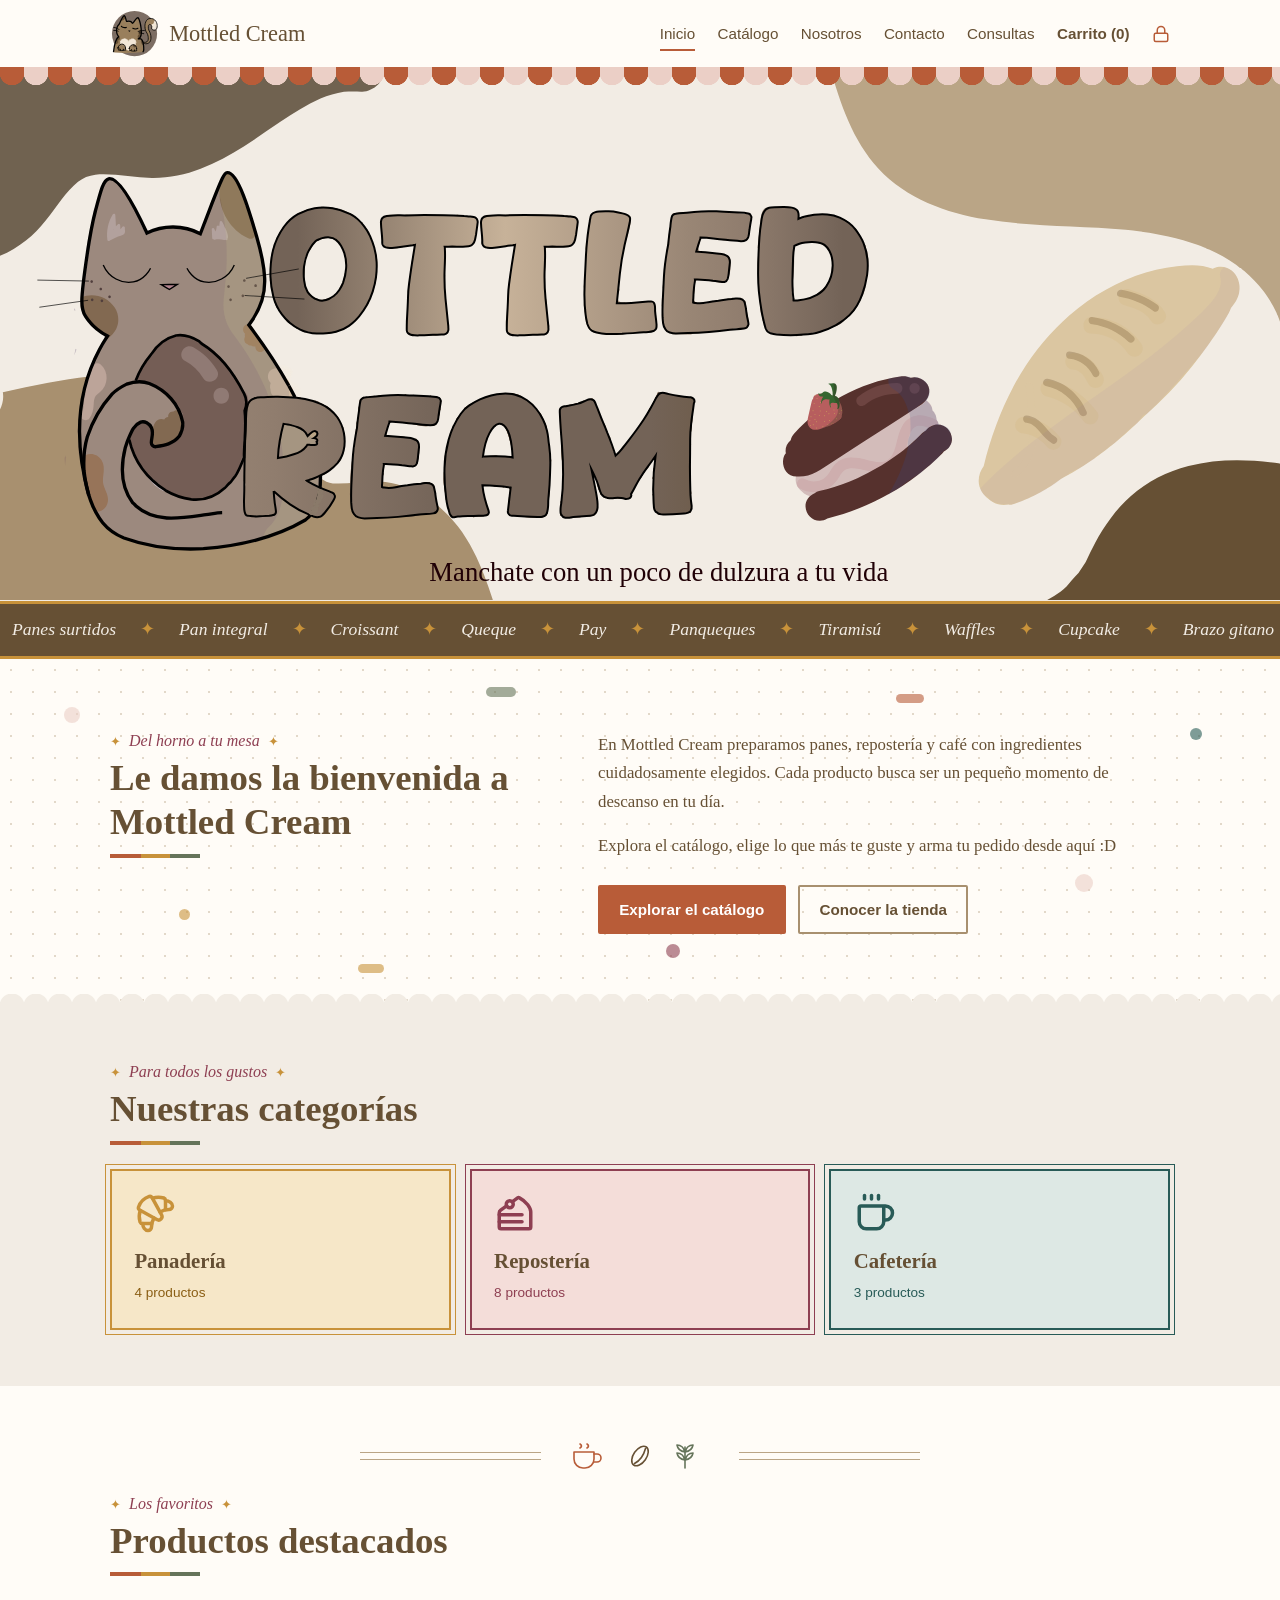
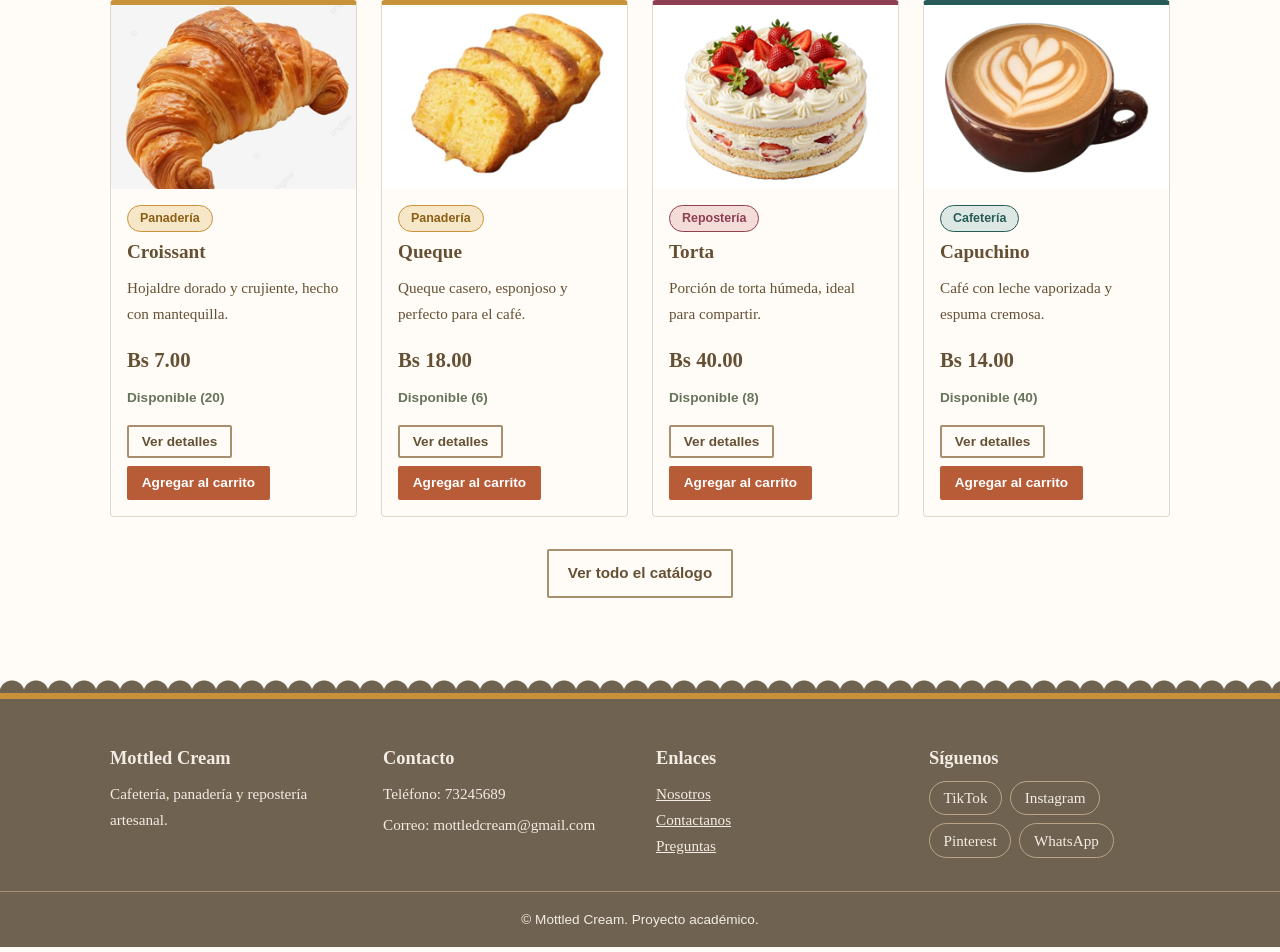
<file: index.html>
<!DOCTYPE html>
<html lang="es">
<head>
  <meta charset="UTF-8">
  <meta name="viewport" content="width=device-width, initial-scale=1">
  <title>Inicio | Mottled Cream</title>
  <link rel="icon" type="image/svg+xml" href="img/logo.svg">
  <meta name="description" content="Panadería, repostería y cafetería artesanal. Descubre los productos de Mottled Cream.">
  <link rel="stylesheet" href="css/estilos.css">
</head>
<body>
  <a class="saltar" href="#contenido">Saltar al contenido</a>
  <header class="encabezado">
    <div class="contenedor encabezado-interior">

      <a class="marca" href="index.html">
        <img class="marca-logo" src="img/logo.svg" alt="" width="48" height="48">
        <span class="marca-nombre">Mottled Cream</span>
      </a>
      <button type="button" id="boton-menu" class="boton-menu" aria-expanded="false" aria-controls="menu-principal">Menú</button>
      <nav id="menu-principal" class="menu" aria-label="Navegación principal">
        <a href="index.html" aria-current="page">Inicio</a>
        <a href="productos.html">Catálogo</a>
        <a href="nosotros.html">Nosotros</a>
        <a href="contacto.html">Contacto</a>
        <a href="faq.html">Consultas</a>
        <a href="carrito.html" class="enlace-carrito">Carrito (<span id="contador-carrito">0</span>)</a>
        <a href="dashboard.html" class="enlace-candado" aria-label="Acceso para propietarios" title="Acceso para propietarios"><svg class="icono" viewBox="0 0 24 24" width="18" height="18" aria-hidden="true"><rect x="3" y="11" width="18" height="11" rx="2" ry="2"/><path d="M7 11V7a5 5 0 0 1 10 0v4"/></svg><span class="candado-texto">Propietarios</span></a>
      </nav>
    </div>
  </header>

  <main id="contenido">
    <section class="hero">
      <img src="img/banner.svg" alt="Banner de Mottled Cream" width="1920" height="800">
    </section>

    <div class="marquesina" aria-hidden="true"><div class="marquesina-pista" id="marquesina"></div></div>

    <section class="bienvenida">
      <div class="confites" aria-hidden="true"><span></span><span></span><span></span><span></span><span></span><span></span><span></span><span></span></div>
      <div class="contenedor presentacion">
        <h2 class="titulo-seccion"><span class="etiqueta" aria-hidden="true">Del horno a tu mesa</span>Le damos la bienvenida a Mottled Cream</h2>
        <div>
          <p>En Mottled Cream preparamos panes, repostería y café con ingredientes cuidadosamente elegidos. Cada producto busca ser un pequeño momento de descanso en tu día.</p>
          <p>Explora el catálogo, elige lo que más te guste y arma tu pedido desde aquí :D</p>
          <div class="botones-inicio">
            <a class="boton" href="productos.html">Explorar el catálogo</a>
            <a class="boton boton-secundario" href="nosotros.html">Conocer la tienda</a>
          </div>
        </div>
      </div>
    </section>

    <section class="seccion seccion-crema festoneado">
      <div class="contenedor">
        <h2 class="titulo-seccion"><span class="etiqueta" aria-hidden="true">Para todos los gustos</span>Nuestras categorías</h2>
        <div id="lista-categorias" class="categorias"><p class="mensaje-estado">Cargando categorías…</p></div>
      </div>
    </section>

    <section class="seccion contenedor">
      <div class="separador" aria-hidden="true"><span></span></div>
      <h2 class="titulo-seccion"><span class="etiqueta" aria-hidden="true">Los favoritos</span>Productos destacados</h2>
      <div id="productos-destacados" class="rejilla-productos"><p class="mensaje-estado">Cargando productos…</p></div>
      <p class="centrado"><a class="boton boton-secundario" href="productos.html">Ver todo el catálogo</a></p>
    </section>
  </main>

  <footer class="pie">
    <div class="contenedor pie-interior">
      <div>
        <h2>Mottled Cream</h2>
        <p>Cafetería, panadería y repostería artesanal.</p>
      </div>
      <div>
        <h2>Contacto</h2>
        <p>Teléfono: 73245689</p>
        <p>Correo: mottledcream@gmail.com</p>
      </div>
      <div>
        <h2>Enlaces</h2>
        <ul class="pie-enlaces">
          <li><a href="nosotros.html">Nosotros</a></li>
          <li><a href="contacto.html">Contactanos</a></li>
          <li><a href="faq.html">Preguntas</a></li>
        </ul>
      </div>
      <div>
        <h2>Síguenos</h2>
        <ul class="pie-enlaces redes">
          <li><a href="https://www.tiktok.com/@mottledcream?_r=1&_t=ZS-9BWLU7Tmm4C" target="_blank" rel="noopener">TikTok</a></li>
          <li><a href="https://www.instagram.com/mottledcream/" target="_blank" rel="noopener">Instagram</a></li>
          <li><a href="https://www.pinterest.com/" target="_blank" rel="noopener">Pinterest</a></li>
          <li><a href="https://www.whatsapp.com/" target="_blank" rel="noopener">WhatsApp</a></li>
        </ul>
      </div>
    </div>
    <p class="pie-derechos">© Mottled Cream. Proyecto académico.</p>
  </footer>
  <script src="js/app.js"></script>
  <script src="js/inicio.js"></script>
</body>
</html>
</file>
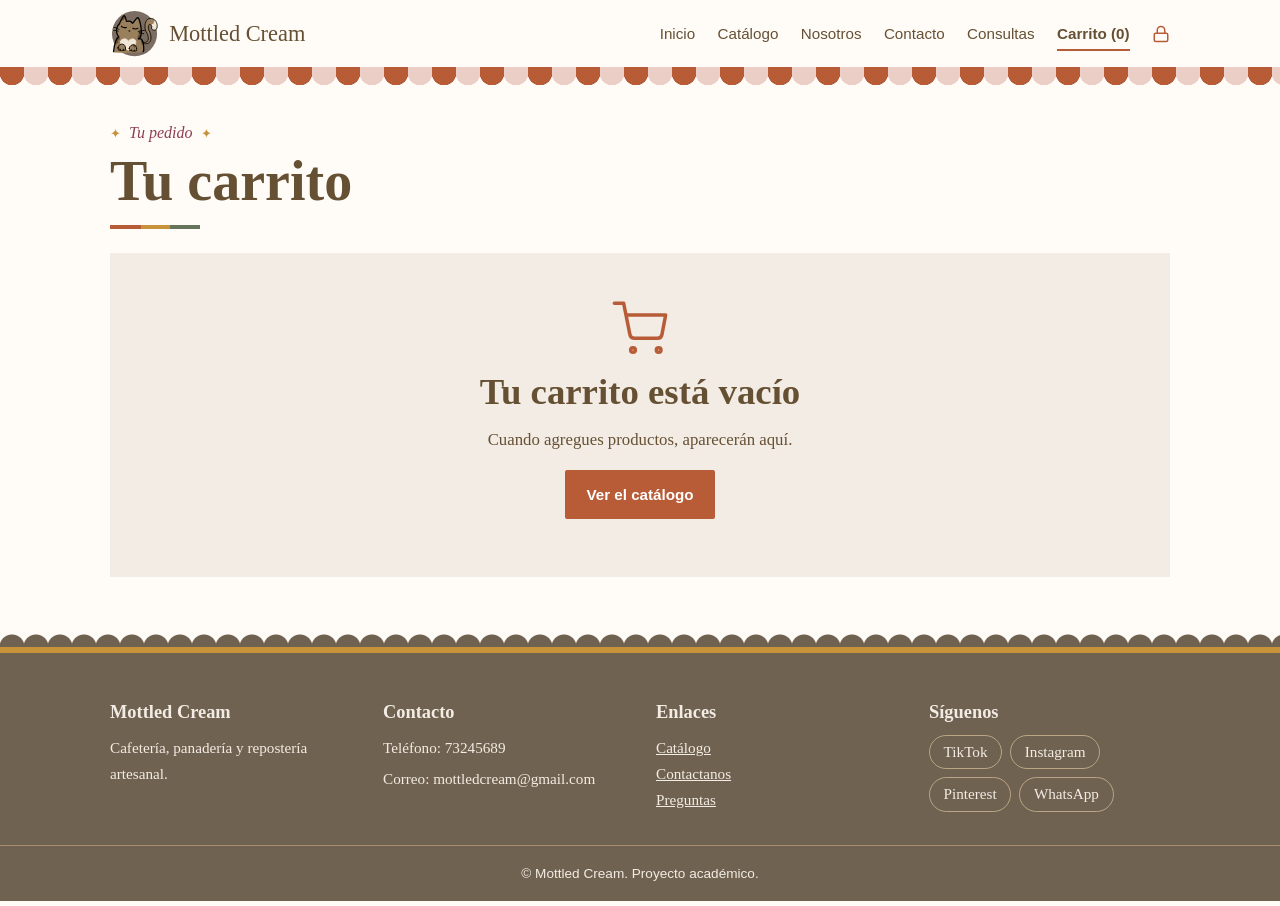
<file: carrito.html>
<!DOCTYPE html>
<html lang="es">
<head>
  <meta charset="UTF-8">
  <meta name="viewport" content="width=device-width, initial-scale=1">
  <title>Carrito | Mottled Cream</title>
  <link rel="icon" type="image/svg+xml" href="img/logo.svg">
  <meta name="description" content="Revisa los productos que elegiste en Mottled Cream.">
  <link rel="stylesheet" href="css/estilos.css">
</head>
<body>
  <a class="saltar" href="#contenido">Saltar al contenido</a>
  <header class="encabezado">
    <div class="contenedor encabezado-interior">

      <a class="marca" href="index.html">
        <img class="marca-logo" src="img/logo.svg" alt="" width="48" height="48">
        <span class="marca-nombre">Mottled Cream</span>
      </a>
      <button type="button" id="boton-menu" class="boton-menu" aria-expanded="false" aria-controls="menu-principal">Menú</button>
      <nav id="menu-principal" class="menu" aria-label="Navegación principal">
        <a href="index.html">Inicio</a>
        <a href="productos.html">Catálogo</a>
        <a href="nosotros.html">Nosotros</a>
        <a href="contacto.html">Contacto</a>
        <a href="faq.html">Consultas</a>
        <a href="carrito.html" class="enlace-carrito" aria-current="page">Carrito (<span id="contador-carrito">0</span>)</a>
        <a href="dashboard.html" class="enlace-candado" aria-label="Acceso para propietarios" title="Acceso para propietarios"><svg class="icono" viewBox="0 0 24 24" width="18" height="18" aria-hidden="true"><rect x="3" y="11" width="18" height="11" rx="2" ry="2"/><path d="M7 11V7a5 5 0 0 1 10 0v4"/></svg><span class="candado-texto">Propietarios</span></a>
      </nav>
    </div>
  </header>

  <main id="contenido" class="contenedor seccion">
    <h1 class="titulo-seccion"><span class="etiqueta" aria-hidden="true">Tu pedido</span>Tu carrito</h1>
    <div id="contenido-carrito" class="carrito"><p class="mensaje-estado">Cargando tu carrito…</p></div>
  </main>

  <footer class="pie">
    <div class="contenedor pie-interior">
      <div>
        <h2>Mottled Cream</h2>
        <p>Cafetería, panadería y repostería artesanal.</p>
      </div>
      <div>
        <h2>Contacto</h2>
        <p>Teléfono: 73245689</p>
        <p>Correo: mottledcream@gmail.com</p>
      </div>
      <div>
        <h2>Enlaces</h2>
        <ul class="pie-enlaces">
          <li><a href="productos.html">Catálogo</a></li>
          <li><a href="contacto.html">Contactanos</a></li>
          <li><a href="faq.html">Preguntas</a></li>
        </ul>
      </div>
      <div>
        <h2>Síguenos</h2>
        <ul class="pie-enlaces redes">
          <li><a href="https://www.tiktok.com/@mottledcream?_r=1&_t=ZS-9BWLU7Tmm4C" target="_blank" rel="noopener">TikTok</a></li>
          <li><a href="https://www.instagram.com/mottledcream/" target="_blank" rel="noopener">Instagram</a></li>
          <li><a href="https://www.pinterest.com/" target="_blank" rel="noopener">Pinterest</a></li>
          <li><a href="https://www.whatsapp.com/" target="_blank" rel="noopener">WhatsApp</a></li>
        </ul>
      </div>
    </div>
    <p class="pie-derechos">© Mottled Cream. Proyecto académico.</p>
  </footer>
  <script src="js/app.js"></script>
  <script src="js/carrito.js"></script>
</body>
</html>
</file>
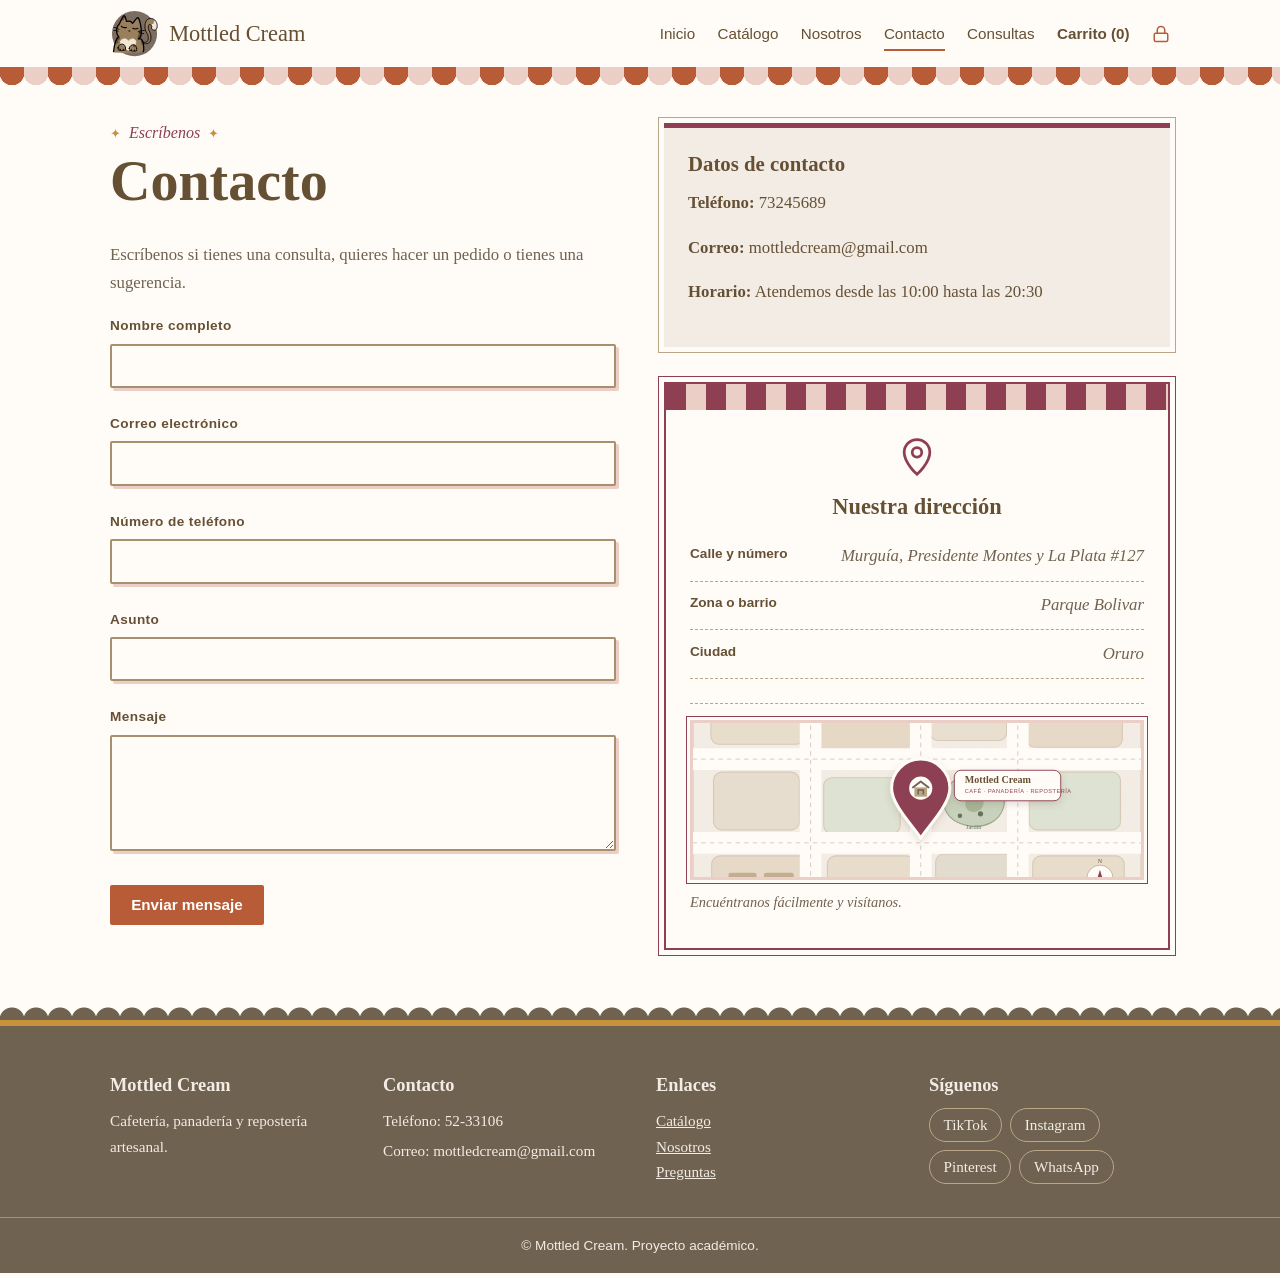
<file: contacto.html>
<!DOCTYPE html>
<html lang="es">
<head>
  <meta charset="UTF-8">
  <meta name="viewport" content="width=device-width, initial-scale=1">
  <title>Contacto | Mottled Cream</title>
  <link rel="icon" type="image/svg+xml" href="img/logo.svg">
  <meta name="description" content="Escríbenos para consultas, pedidos o sugerencias.">
  <link rel="stylesheet" href="css/estilos.css">
</head>
<body>
  <a class="saltar" href="#contenido">Saltar al contenido</a>
  <header class="encabezado">
    <div class="contenedor encabezado-interior">

      <a class="marca" href="index.html">
        <img class="marca-logo" src="img/logo.svg" alt="" width="48" height="48">
        <span class="marca-nombre">Mottled Cream</span>
      </a>
      <button type="button" id="boton-menu" class="boton-menu" aria-expanded="false" aria-controls="menu-principal">Menú</button>
      <nav id="menu-principal" class="menu" aria-label="Navegación principal">
        <a href="index.html">Inicio</a>
        <a href="productos.html">Catálogo</a>
        <a href="nosotros.html">Nosotros</a>
        <a href="contacto.html" aria-current="page">Contacto</a>
        <a href="faq.html">Consultas</a>
        <a href="carrito.html" class="enlace-carrito">Carrito (<span id="contador-carrito">0</span>)</a>
        <a href="dashboard.html" class="enlace-candado" aria-label="Acceso para propietarios" title="Acceso para propietarios"><svg class="icono" viewBox="0 0 24 24" width="18" height="18" aria-hidden="true"><rect x="3" y="11" width="18" height="11" rx="2" ry="2"/><path d="M7 11V7a5 5 0 0 1 10 0v4"/></svg><span class="candado-texto">Propietarios</span></a>
      </nav>
    </div>
  </header>

  <main id="contenido" class="contenedor seccion dos-columnas contacto">
    <div>
      <h1 class="titulo-seccion"><span class="etiqueta" aria-hidden="true">Escríbenos</span>Contacto</h1>
      <p class="introduccion">Escríbenos si tienes una consulta, quieres hacer un pedido o tienes una sugerencia.</p>
      <form id="formulario-contacto" novalidate>
        <div class="campo">
          <label for="nombre">Nombre completo</label>
          <input type="text" id="nombre" name="nombre" autocomplete="name">
          <p class="error" id="error-nombre" role="alert"></p>
        </div>
        <div class="campo">
          <label for="correo">Correo electrónico</label>
          <input type="email" id="correo" name="correo" autocomplete="email">
          <p class="error" id="error-correo" role="alert"></p>
        </div>
        <div class="campo">
          <label for="telefono">Número de teléfono</label>
          <input type="tel" id="telefono" name="telefono" autocomplete="tel">
          <p class="error" id="error-telefono" role="alert"></p>
        </div>
        <div class="campo">
          <label for="asunto">Asunto</label>
          <input type="text" id="asunto" name="asunto" >
          <p class="error" id="error-asunto" role="alert"></p>
        </div>
        <div class="campo">
          <label for="mensaje">Mensaje</label>
          <textarea id="mensaje" name="mensaje" rows="5"></textarea>
          <p class="error" id="error-mensaje" role="alert"></p>
        </div>
        <button type="submit" class="boton">Enviar mensaje</button>
        <p id="confirmacion" class="confirmacion" role="status" hidden></p>
      </form>
    </div>
    <div class="columna-datos">
      <aside class="datos-contacto">
      <h2>Datos de contacto</h2>
   
      <p><strong>Teléfono:</strong> 73245689</p>
      <p><strong>Correo:</strong> mottledcream@gmail.com</p>
      <p><strong>Horario:</strong> Atendemos desde las 10:00 hasta las 20:30</p>
    </aside>
      <section class="direccion" aria-labelledby="titulo-direccion">
        <div class="direccion-toldo" aria-hidden="true"></div>
        <div class="direccion-cuerpo">
          <svg class="direccion-icono" viewBox="0 0 24 24" width="44" height="44" fill="none" stroke="currentColor" stroke-width="1.5" aria-hidden="true"><path d="M12 22s7-6.2 7-12a7 7 0 1 0-14 0c0 5.8 7 12 7 12z"/><circle cx="12" cy="10" r="2.6"/></svg>
          <h2 id="titulo-direccion">Nuestra dirección</h2>
          <address>
            <p><span>Calle y número</span>Murguía, Presidente Montes y La Plata #127</p>
            <p><span>Zona o barrio</span>Parque Bolivar</p>
            <p><span>Ciudad</span>Oruro</p>
           <div class="direccion-imagen">
             <img src="img/ubicación.svg" alt="Ubicación de Mottled Cream">
             <p>Encuéntranos fácilmente y visítanos.</p>
           </div>
          </address>
        </div>
      </section>
    </div>
  </main>

  <footer class="pie">
    <div class="contenedor pie-interior">
      <div>
        <h2>Mottled Cream</h2>
        <p>Cafetería, panadería y repostería artesanal.</p>
      </div>
      <div>
        <h2>Contacto</h2>
        <p>Teléfono: 52-33106 </p>
        <p>Correo: mottledcream@gmail.com</p>
      </div>
      <div>
        <h2>Enlaces</h2>
        <ul class="pie-enlaces">
          <li><a href="productos.html">Catálogo</a></li>
          <li><a href="nosotros.html">Nosotros</a></li>
          <li><a href="faq.html">Preguntas</a></li>
        </ul>
      </div>
      <div>
        <h2>Síguenos</h2>
        <ul class="pie-enlaces redes">
          <li><a href="https://www.tiktok.com/@mottledcream?_r=1&_t=ZS-9BWLU7Tmm4C" target="_blank" rel="noopener">TikTok</a></li>
          <li><a href="https://www.instagram.com/mottledcream/" target="_blank" rel="noopener">Instagram</a></li>
          <li><a href="https://www.pinterest.com/" target="_blank" rel="noopener">Pinterest</a></li>
          <li><a href="https://www.whatsapp.com/" target="_blank" rel="noopener">WhatsApp</a></li>
        </ul>
      </div>
    </div>
    <p class="pie-derechos">© Mottled Cream. Proyecto académico.</p>
  </footer>
  <script src="js/app.js"></script>
  <script src="js/contacto.js"></script>
</body>
</html>
</file>
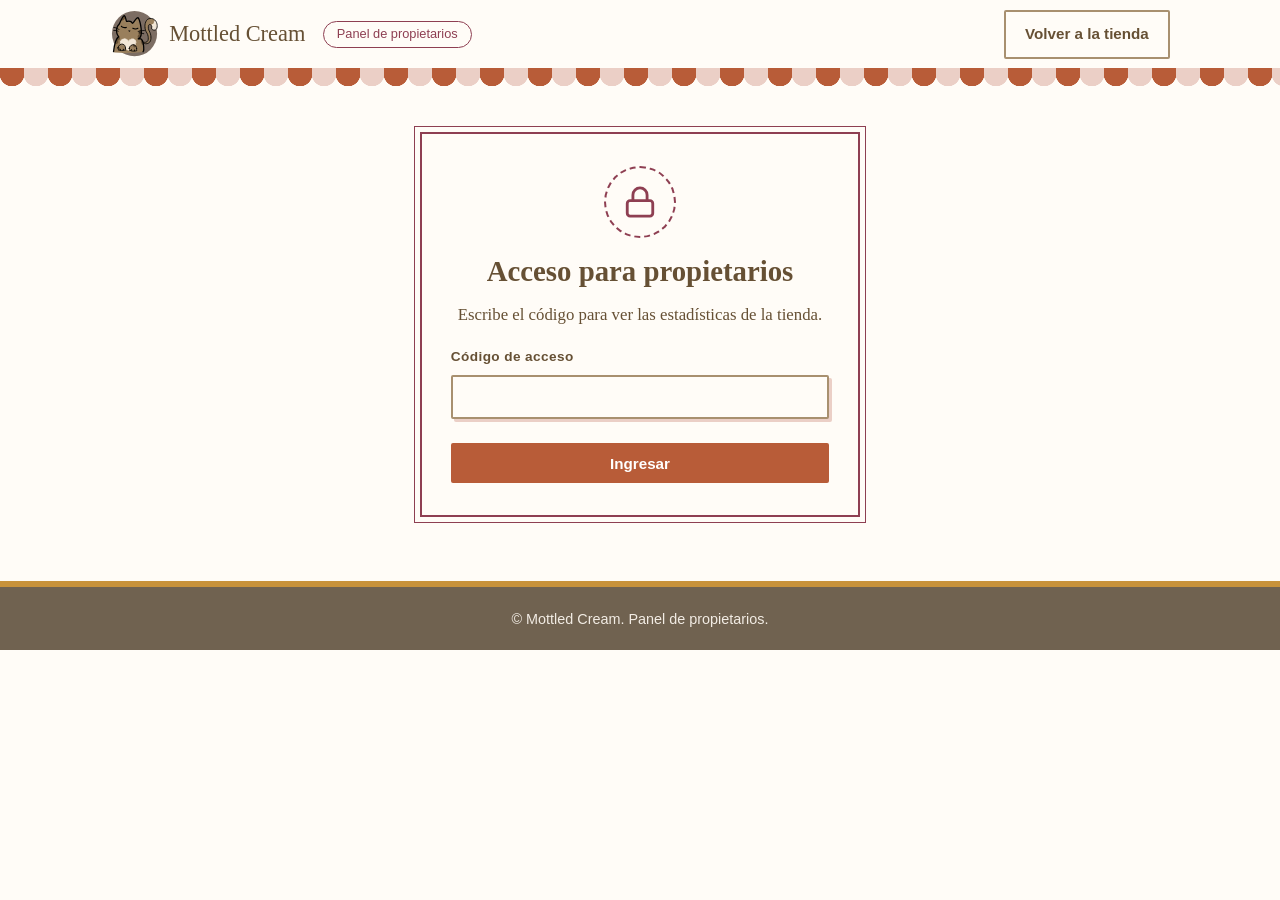
<file: dashboard.html>
<!DOCTYPE html>
<html lang="es">
<head>
  <meta charset="UTF-8">
  <meta name="viewport" content="width=device-width, initial-scale=1">
  <meta name="robots" content="noindex, nofollow">
  <title>Panel de propietarios | Mottled Cream</title>
  <link rel="icon" type="image/svg+xml" href="img/logo.svg">
  <meta name="description" content="Estadísticas del inventario de Mottled Cream: productos, categorías y existencias.">
  <link rel="stylesheet" href="css/estilos.css">
  <link rel="stylesheet" href="css/admin.css">
</head>
<body>
  <a class="saltar" href="#contenido">Saltar al contenido</a>
  <header class="encabezado encabezado-panel">
    <div class="contenedor encabezado-interior">
      <a class="marca" href="dashboard.html">
        <img class="marca-logo" src="img/logo.svg" alt="" width="48" height="48">
        <span class="marca-nombre">Mottled Cream</span>
        <span class="marca-panel">Panel de propietarios</span>
      </a>
      <div class="acciones-panel">
        <button type="button" class="boton boton-secundario" id="cerrar-sesion" hidden>Cerrar sesión</button>
        <a class="boton boton-secundario" href="index.html">Volver a la tienda</a>
      </div>
    </div>
  </header>

  <section id="panel-acceso" class="acceso">
    <div class="acceso-candado" aria-hidden="true"><svg class="icono" viewBox="0 0 24 24" width="34" height="34" aria-hidden="true"><rect x="3" y="11" width="18" height="11" rx="2" ry="2"/><path d="M7 11V7a5 5 0 0 1 10 0v4"/></svg></div>
    <h1>Acceso para propietarios</h1>
    <p>Escribe el código para ver las estadísticas de la tienda.</p>
    <form id="formulario-acceso" novalidate>
      <div class="campo">
        <label for="codigo">Código de acceso</label>
        <input type="password" id="codigo" inputmode="numeric" autocomplete="off">
        <p class="error" id="error-acceso" role="alert"></p>
      </div>
      <button type="submit" class="boton">Ingresar</button>
    </form>
  </section>

  <main id="contenido" class="contenedor seccion" hidden>
    <h1 class="titulo-seccion"><span class="etiqueta" aria-hidden="true">Panel de propietarios</span>Estadísticas de la tienda</h1>
    <p class="introduccion">Un resumen del inventario de Mottled Cream, calculado al instante con la lista de productos. Última actualización: <span id="hora-actualizacion">—</span></p>

    <div class="panel-controles">
      <div class="campo">
        <label for="limite-stock">Límite de stock bajo (unidades)</label>
        <input type="number" id="limite-stock" min="0" step="1">
      </div>
      <button type="button" class="boton boton-secundario" id="boton-actualizar">Actualizar datos</button>
    </div>
    <p id="error-datos" class="mensaje-estado" hidden></p>

    <h2 class="subtitulo-panel">Resumen general</h2>
    <section class="indicadores" aria-label="Indicadores">
      <article class="indicador"><span class="indicador-icono" aria-hidden="true"><svg class="icono" viewBox="0 0 24 24" width="28" height="28" aria-hidden="true"><line x1="16.5" y1="9.4" x2="7.5" y2="4.21"/><path d="M21 16V8a2 2 0 0 0-1-1.73l-7-4a2 2 0 0 0-2 0l-7 4A2 2 0 0 0 3 8v8a2 2 0 0 0 1 1.73l7 4a2 2 0 0 0 2 0l7-4A2 2 0 0 0 21 16z"/><polyline points="3.27 6.96 12 12.01 20.73 6.96"/><line x1="12" y1="22.08" x2="12" y2="12"/></svg></span><div><p>Productos registrados</p><strong id="ind-total">0</strong></div></article>
      <article class="indicador"><span class="indicador-icono" aria-hidden="true"><svg class="icono" viewBox="0 0 24 24" width="28" height="28" aria-hidden="true"><rect x="3" y="3" width="7" height="7"/><rect x="14" y="3" width="7" height="7"/><rect x="14" y="14" width="7" height="7"/><rect x="3" y="14" width="7" height="7"/></svg></span><div><p>Categorías</p><strong id="ind-categorias">0</strong></div></article>
      <article class="indicador"><span class="indicador-icono" aria-hidden="true"><svg class="icono" viewBox="0 0 24 24" width="28" height="28" aria-hidden="true"><line x1="12" y1="1" x2="12" y2="23"/><path d="M17 5H9.5a3.5 3.5 0 0 0 0 7h5a3.5 3.5 0 0 1 0 7H6"/></svg></span><div><p>Valor del inventario</p><strong id="ind-valor">Bs 0.00</strong></div></article>
      <article class="indicador"><span class="indicador-icono" aria-hidden="true"><svg class="icono" viewBox="0 0 24 24" width="28" height="28" aria-hidden="true"><path d="M22 11.08V12a10 10 0 1 1-5.93-9.14"/><polyline points="22 4 12 14.01 9 11.01"/></svg></span><div><p>Con existencias</p><strong id="ind-existencias">0</strong></div></article>
      <article class="indicador"><span class="indicador-icono" aria-hidden="true"><svg class="icono" viewBox="0 0 24 24" width="28" height="28" aria-hidden="true"><circle cx="12" cy="12" r="10"/><line x1="15" y1="9" x2="9" y2="15"/><line x1="9" y1="9" x2="15" y2="15"/></svg></span><div><p>Agotados</p><strong id="ind-agotados">0</strong></div></article>
      <article class="indicador alerta"><span class="indicador-icono" aria-hidden="true"><svg class="icono" viewBox="0 0 24 24" width="28" height="28" aria-hidden="true"><path d="M10.29 3.86L1.82 18a2 2 0 0 0 1.71 3h16.94a2 2 0 0 0 1.71-3L13.71 3.86a2 2 0 0 0-3.42 0z"/><line x1="12" y1="9" x2="12" y2="13"/><line x1="12" y1="17" x2="12.01" y2="17"/></svg></span><div><p>Con stock bajo</p><strong id="ind-bajo">0</strong></div></article>
    </section>

    <div class="separador" aria-hidden="true"><span></span></div>
    <h2 class="subtitulo-panel">Cómo se reparte el inventario</h2>
    <section class="tortas">
      <article class="panel">
        <h2>Productos por categoría</h2>
        <div class="grafico-circular">
          <div id="torta-categorias" class="torta" role="img" aria-label="Gráfico circular: productos por categoría"></div>
          <ul id="leyenda-categorias" class="leyenda"></ul>
        </div>
      </article>
      <article class="panel">
        <h2>Distribución del stock</h2>
        <div class="grafico-circular">
          <div id="torta-stock" class="torta" role="img" aria-label="Gráfico circular: distribución del stock"></div>
          <ul id="leyenda-stock" class="leyenda"></ul>
        </div>
      </article>
      <article class="panel">
        <h2>Valor por categoría</h2>
        <div class="grafico-circular">
          <div id="torta-valor" class="torta" role="img" aria-label="Gráfico circular: valor por categoría"></div>
          <ul id="leyenda-valor" class="leyenda"></ul>
        </div>
      </article>
    </section>

    <div class="separador" aria-hidden="true"><span></span></div>
    <h2 class="subtitulo-panel">Detalle por producto</h2>
    <section class="panel panel-ancho">
      <h2>Unidades en stock por producto</h2>
      <div id="grafico-stock-productos"></div>
    </section>

    <section class="panel panel-ancho">
      <h2>Inventario completo</h2>
      <div class="tabla-contenedor">
        <table>
          <thead><tr><th>Producto</th><th>Categoría</th><th class="numero">Precio</th><th class="numero">Stock</th><th class="numero">Valor</th><th>Estado</th></tr></thead>
          <tbody id="tabla-inventario"></tbody>
          <tfoot id="total-inventario"></tfoot>
        </table>
      </div>
    </section>

    <section class="panel panel-ancho panel-alerta">
      <h2>Productos con stock bajo</h2>
      <div class="tabla-contenedor">
        <table>
          <thead><tr><th>Producto</th><th>Categoría</th><th>Existencias</th><th class="numero">Precio</th></tr></thead>
          <tbody id="tabla-stock-bajo"></tbody>
        </table>
      </div>
    </section>
  </main>

  <footer class="pie-panel">
    <p>© Mottled Cream. Panel de propietarios.</p>
  </footer>
  <script src="js/app.js"></script>
  <script src="js/dashboard.js"></script>
</body>
</html>
</file>
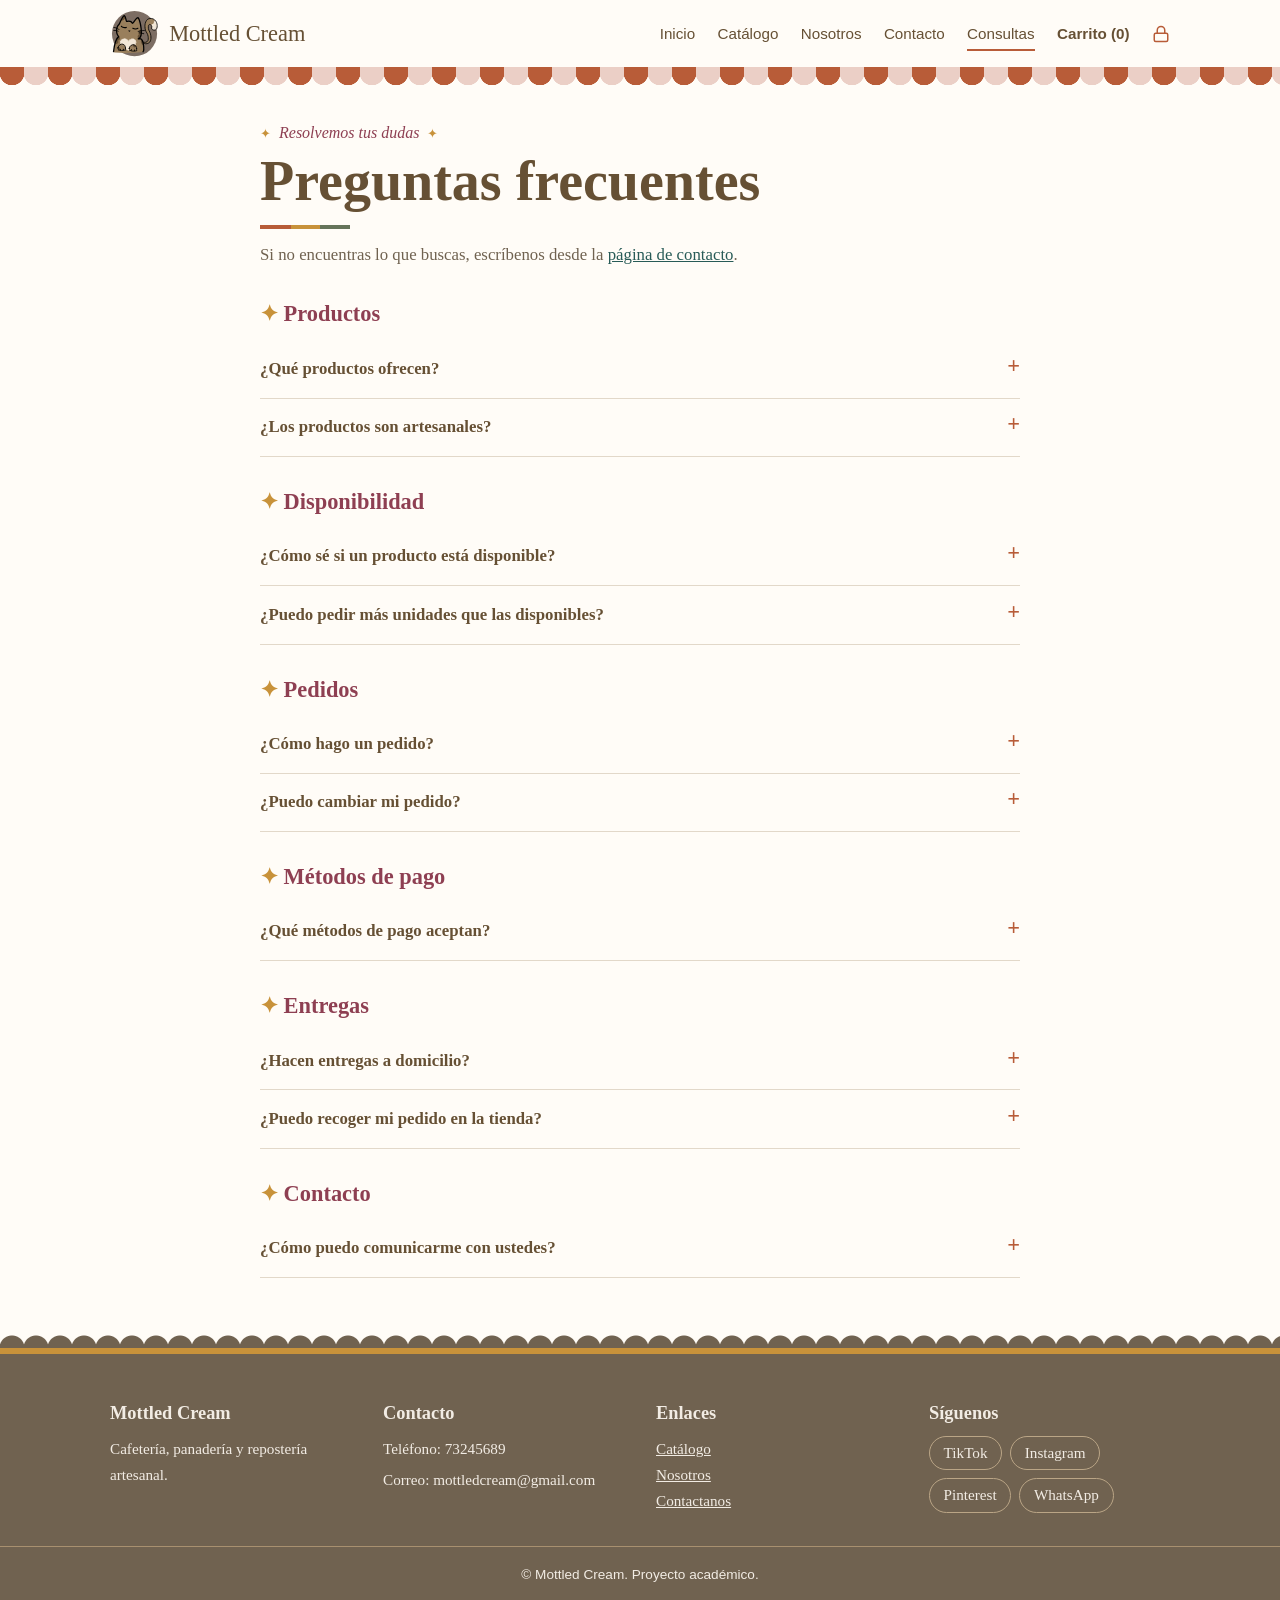
<file: faq.html>
<!DOCTYPE html>
<html lang="es">
<head>
  <meta charset="UTF-8">
  <meta name="viewport" content="width=device-width, initial-scale=1">
  <title>Preguntas frecuentes | Mottled Cream</title>
  <link rel="icon" type="image/svg+xml" href="img/logo.svg">
  <meta name="description" content="Respuestas a las dudas más comunes sobre Mottled Cream.">
  <link rel="stylesheet" href="css/estilos.css">
</head>
<body>
  <a class="saltar" href="#contenido">Saltar al contenido</a>
  <header class="encabezado">
    <div class="contenedor encabezado-interior">

      <a class="marca" href="index.html">
        <img class="marca-logo" src="img/logo.svg" alt="" width="48" height="48">
        <span class="marca-nombre">Mottled Cream</span>
      </a>
      <button type="button" id="boton-menu" class="boton-menu" aria-expanded="false" aria-controls="menu-principal">Menú</button>
      <nav id="menu-principal" class="menu" aria-label="Navegación principal">
        <a href="index.html">Inicio</a>
        <a href="productos.html">Catálogo</a>
        <a href="nosotros.html">Nosotros</a>
        <a href="contacto.html">Contacto</a>
        <a href="faq.html" aria-current="page">Consultas</a>
        <a href="carrito.html" class="enlace-carrito">Carrito (<span id="contador-carrito">0</span>)</a>
        <a href="dashboard.html" class="enlace-candado" aria-label="Acceso para propietarios" title="Acceso para propietarios"><svg class="icono" viewBox="0 0 24 24" width="18" height="18" aria-hidden="true"><rect x="3" y="11" width="18" height="11" rx="2" ry="2"/><path d="M7 11V7a5 5 0 0 1 10 0v4"/></svg><span class="candado-texto">Propietarios</span></a>
      </nav>
    </div>
  </header>

  <main id="contenido" class="contenedor seccion estrecho">
    <h1 class="titulo-seccion"><span class="etiqueta" aria-hidden="true">Resolvemos tus dudas</span>Preguntas frecuentes</h1>
    <p class="introduccion">Si no encuentras lo que buscas, escríbenos desde la <a href="contacto.html">página de contacto</a>.</p>
    <section class="faq-tema">
      <h2>Productos</h2>
      <details><summary>¿Qué productos ofrecen?</summary><p>Ofrecemos panadería (panes, pan integral, croissant y queque), repostería (pay, panqueques, tiramisú, waffles, cupcake, brazo gitano, galletas y torta) y cafetería (capuchino, americano y café). Puedes verlo todo en el catálogo.</p></details>
      <details><summary>¿Los productos son artesanales?</summary><p>Sí, los preparamos con enfoque artesanal y cuidando cada ingrediente.</p></details>
    </section>
    <section class="faq-tema">
      <h2>Disponibilidad</h2>
      <details><summary>¿Cómo sé si un producto está disponible?</summary><p>Cada producto indica si está disponible, si quedan pocas unidades o si está agotado.</p></details>
      <details><summary>¿Puedo pedir más unidades que las disponibles?</summary><p>No. El carrito no permite superar el stock indicado en el catálogo.</p></details>
    </section>
    <section class="faq-tema">
      <h2>Pedidos</h2>
      <details><summary>¿Cómo hago un pedido?</summary><p>Agrega los productos al carrito y revisa el resumen. En esta versión el pedido es de demostración, así que para concretarlo escríbenos desde la página de contacto.</p></details>
      <details><summary>¿Puedo cambiar mi pedido?</summary><p>Sí, puedes modificar cantidades o eliminar productos del carrito antes de finalizar.</p></details>
    </section>
    <section class="faq-tema">
      <h2>Métodos de pago</h2>
      <details><summary>¿Qué métodos de pago aceptan?</summary><p>Aceptamos cualquier método de pago en efectivo como por billeteras virtuales como el QR (yape, yasta, altoke).</p></details>
    </section>
    <section class="faq-tema">
      <h2>Entregas</h2>
      <details><summary>¿Hacen entregas a domicilio?</summary><p>Por supuesto, se pueden realizar por servicios de Delivery.</p></details>
      <details><summary>¿Puedo recoger mi pedido en la tienda?</summary><p>Claro que sí :D puedes reservar tu pedido o pedir uno pedido personalizado en los contactos y te atenderemos en los horarios para que puedas recogerlo.</p></details>
    </section>
    <section class="faq-tema">
      <h2>Contacto</h2>
      <details><summary>¿Cómo puedo comunicarme con ustedes?</summary><p>Puedes escribirnos desde el formulario de la página de contacto.</p></details>
    </section>
  </main>

  <footer class="pie">
    <div class="contenedor pie-interior">
      <div>
        <h2>Mottled Cream</h2>
        <p>Cafetería, panadería y repostería artesanal.</p>
      </div>
      <div>
        <h2>Contacto</h2>
        <p>Teléfono: 73245689</p>
        <p>Correo: mottledcream@gmail.com</p>
      </div>
      <div>
        <h2>Enlaces</h2>
        <ul class="pie-enlaces">
          <li><a href="productos.html">Catálogo</a></li>
          <li><a href="nosotros.html">Nosotros</a></li>
          <li><a href="contacto.html">Contactanos</a></li>
        </ul>
      </div>
      <div>
        <h2>Síguenos</h2>
        <ul class="pie-enlaces redes">
          <li><a href="https://www.tiktok.com/@mottledcream?_r=1&_t=ZS-9BWLU7Tmm4C" target="_blank" rel="noopener">TikTok</a></li>
          <li><a href="https://www.instagram.com/mottledcream/" target="_blank" rel="noopener">Instagram</a></li>
          <li><a href="https://www.pinterest.com/" target="_blank" rel="noopener">Pinterest</a></li>
          <li><a href="https://www.whatsapp.com/" target="_blank" rel="noopener">WhatsApp</a></li>
        </ul>
      </div>
    </div>
    <p class="pie-derechos">© Mottled Cream. Proyecto académico.</p>
  </footer>
  <script src="js/app.js"></script>
</body>
</html>
</file>
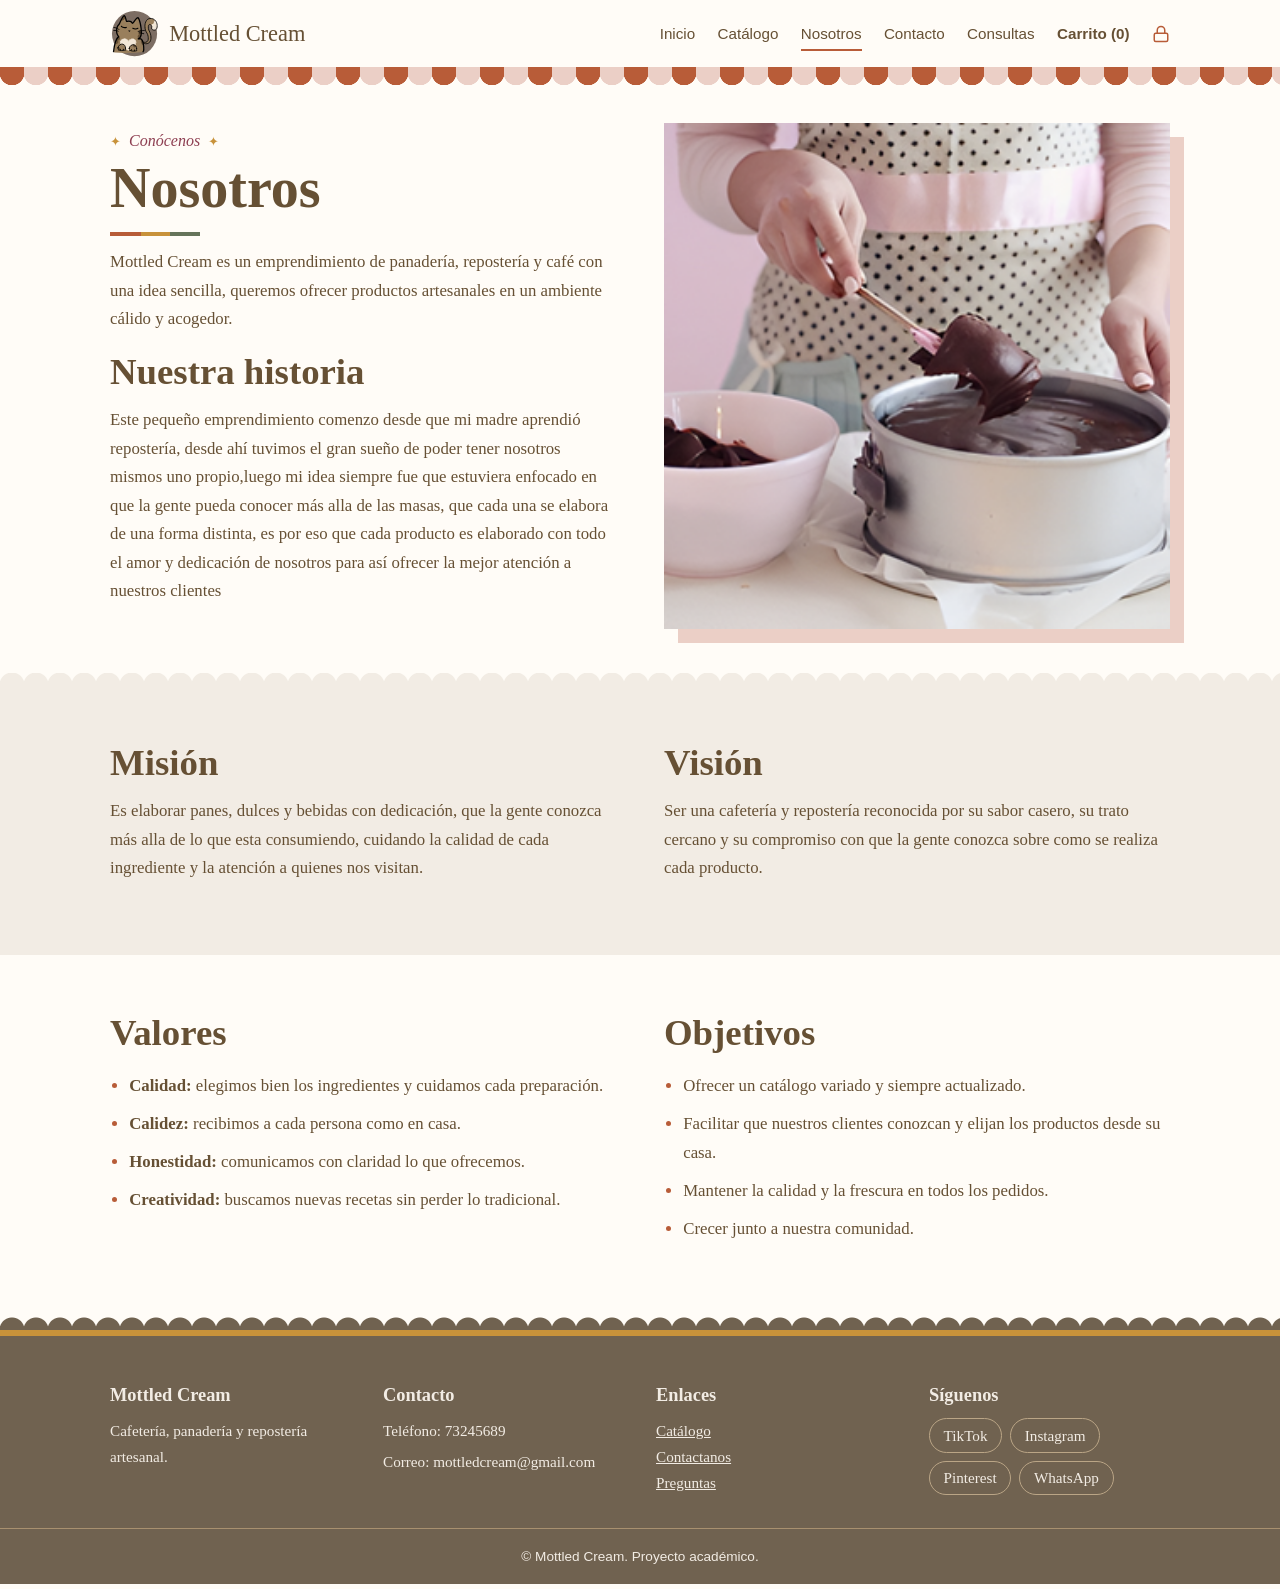
<file: nosotros.html>
<!DOCTYPE html>
<html lang="es">
<head>
  <meta charset="UTF-8">
  <meta name="viewport" content="width=device-width, initial-scale=1">
  <title>Nosotros | Mottled Cream</title>
  <link rel="icon" type="image/svg+xml" href="img/logo.svg">
  <meta name="description" content="Conoce la historia, misión, visión y valores de Mottled Cream.">
  <link rel="stylesheet" href="css/estilos.css">
</head>
<body>
  <a class="saltar" href="#contenido">Saltar al contenido</a>
  <header class="encabezado">
    <div class="contenedor encabezado-interior">
      <!-- Para usar el logotipo original, reemplaza el archivo img/logo.png por el tuyo (mismo nombre) -->
      <a class="marca" href="index.html">
        <img class="marca-logo" src="img/logo.svg" alt="" width="48" height="48">
        <span class="marca-nombre">Mottled Cream</span>
      </a>
      <button type="button" id="boton-menu" class="boton-menu" aria-expanded="false" aria-controls="menu-principal">Menú</button>
      <nav id="menu-principal" class="menu" aria-label="Navegación principal">
        <a href="index.html">Inicio</a>
        <a href="productos.html">Catálogo</a>
        <a href="nosotros.html" aria-current="page">Nosotros</a>
        <a href="contacto.html">Contacto</a>
        <a href="faq.html">Consultas</a>
        <a href="carrito.html" class="enlace-carrito">Carrito (<span id="contador-carrito">0</span>)</a>
        <a href="dashboard.html" class="enlace-candado" aria-label="Acceso para propietarios" title="Acceso para propietarios"><svg class="icono" viewBox="0 0 24 24" width="18" height="18" aria-hidden="true"><rect x="3" y="11" width="18" height="11" rx="2" ry="2"/><path d="M7 11V7a5 5 0 0 1 10 0v4"/></svg><span class="candado-texto">Propietarios</span></a>
      </nav>
    </div>
  </header>

  <main id="contenido">
    <section class="seccion contenedor dos-columnas">
      <div>
        <h1 class="titulo-seccion"><span class="etiqueta" aria-hidden="true">Conócenos</span>Nosotros</h1>
        <p>Mottled Cream es un emprendimiento de panadería, repostería y café con una idea sencilla, queremos ofrecer productos artesanales en un ambiente cálido y acogedor.</p>
        <h2>Nuestra historia</h2>
        <p>Este pequeño emprendimiento comenzo desde que mi madre aprendió repostería, desde ahí tuvimos el gran sueño de poder tener nosotros mismos uno propio,luego mi idea siempre fue que estuviera enfocado en que la gente pueda conocer más alla de las masas, que cada una se elabora de una forma distinta, es por eso que cada producto es elaborado con todo el amor y dedicación de nosotros para así ofrecer la mejor atención a nuestros clientes</p>
      </div>
      <img src="img/nosotros.png" alt="Imagen representativa de Mottled Cream" width="900" height="700">
    </section>

    <section class="seccion seccion-crema festoneado">
      <div class="contenedor dos-columnas igual">
        <div>
          <h2>Misión</h2>
          <p>Es elaborar panes, dulces y bebidas con dedicación, que la gente conozca más alla de lo que esta consumiendo, cuidando la calidad de cada ingrediente y la atención a quienes nos visitan.</p>
        </div>
        <div>
          <h2>Visión</h2>
          <p>Ser una cafetería y repostería reconocida por su sabor casero, su trato cercano y su compromiso con que la gente conozca sobre como se realiza cada producto.</p>
        </div>
      </div>
    </section>

    <section class="seccion contenedor dos-columnas igual">
      <div>
        <h2>Valores</h2>
        <ul class="lista-simple">
          <li><strong>Calidad:</strong> elegimos bien los ingredientes y cuidamos cada preparación.</li>
          <li><strong>Calidez:</strong> recibimos a cada persona como en casa.</li>
          <li><strong>Honestidad:</strong> comunicamos con claridad lo que ofrecemos.</li>
          <li><strong>Creatividad:</strong> buscamos nuevas recetas sin perder lo tradicional.</li>
        </ul>
      </div>
      <div>
        <h2>Objetivos</h2>
        <ul class="lista-simple">
          <li>Ofrecer un catálogo variado y siempre actualizado.</li>
          <li>Facilitar que nuestros clientes conozcan y elijan los productos desde su casa.</li>
          <li>Mantener la calidad y la frescura en todos los pedidos.</li>
          <li>Crecer junto a nuestra comunidad.</li>
        </ul>
      </div>
    </section>
  </main>

  <footer class="pie">
    <div class="contenedor pie-interior">
      <div>
        <h2>Mottled Cream</h2>
        <p>Cafetería, panadería y repostería artesanal.</p>
      </div>
      <div>
        <h2>Contacto</h2>
         <p>Teléfono: 73245689</p>
       <p>Correo: mottledcream@gmail.com</p>
      </div>
      <div>
        <h2>Enlaces</h2>
        <ul class="pie-enlaces">
          <li><a href="productos.html">Catálogo</a></li>
          <li><a href="contacto.html">Contactanos</a></li>
          <li><a href="faq.html">Preguntas</a></li>
        </ul>
      </div>
      <div>
        <h2>Síguenos</h2>
        <ul class="pie-enlaces redes">
          <li><a href="https://www.tiktok.com/@mottledcream?_r=1&_t=ZS-9BWLU7Tmm4C" target="_blank" rel="noopener">TikTok</a></li>
          <li><a href="https://www.instagram.com/mottledcream/" target="_blank" rel="noopener">Instagram</a></li>
          <li><a href="https://www.pinterest.com/" target="_blank" rel="noopener">Pinterest</a></li>
          <li><a href="https://www.whatsapp.com/" target="_blank" rel="noopener">WhatsApp</a></li>
        </ul>
      </div>
    </div>
    <p class="pie-derechos">© Mottled Cream. Proyecto académico.</p>
  </footer>
  <script src="js/app.js"></script>
</body>
</html>
</file>
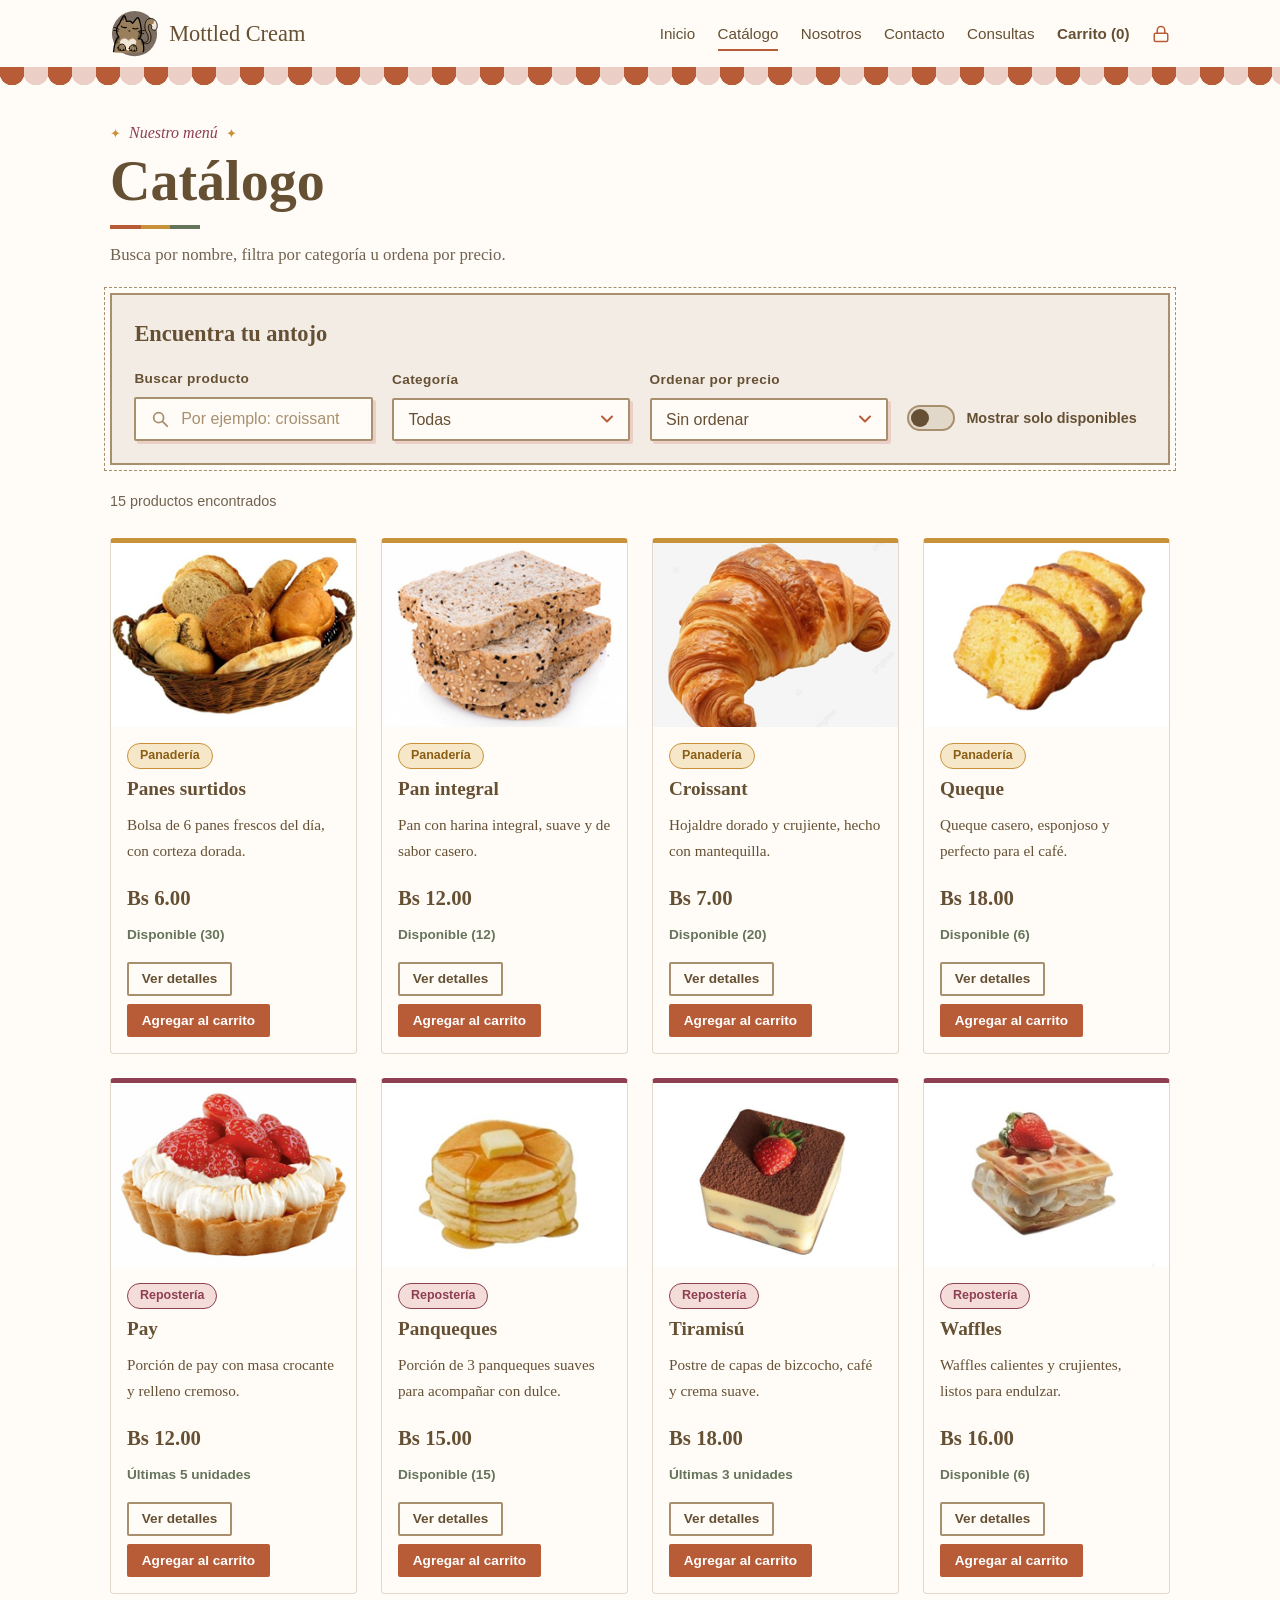
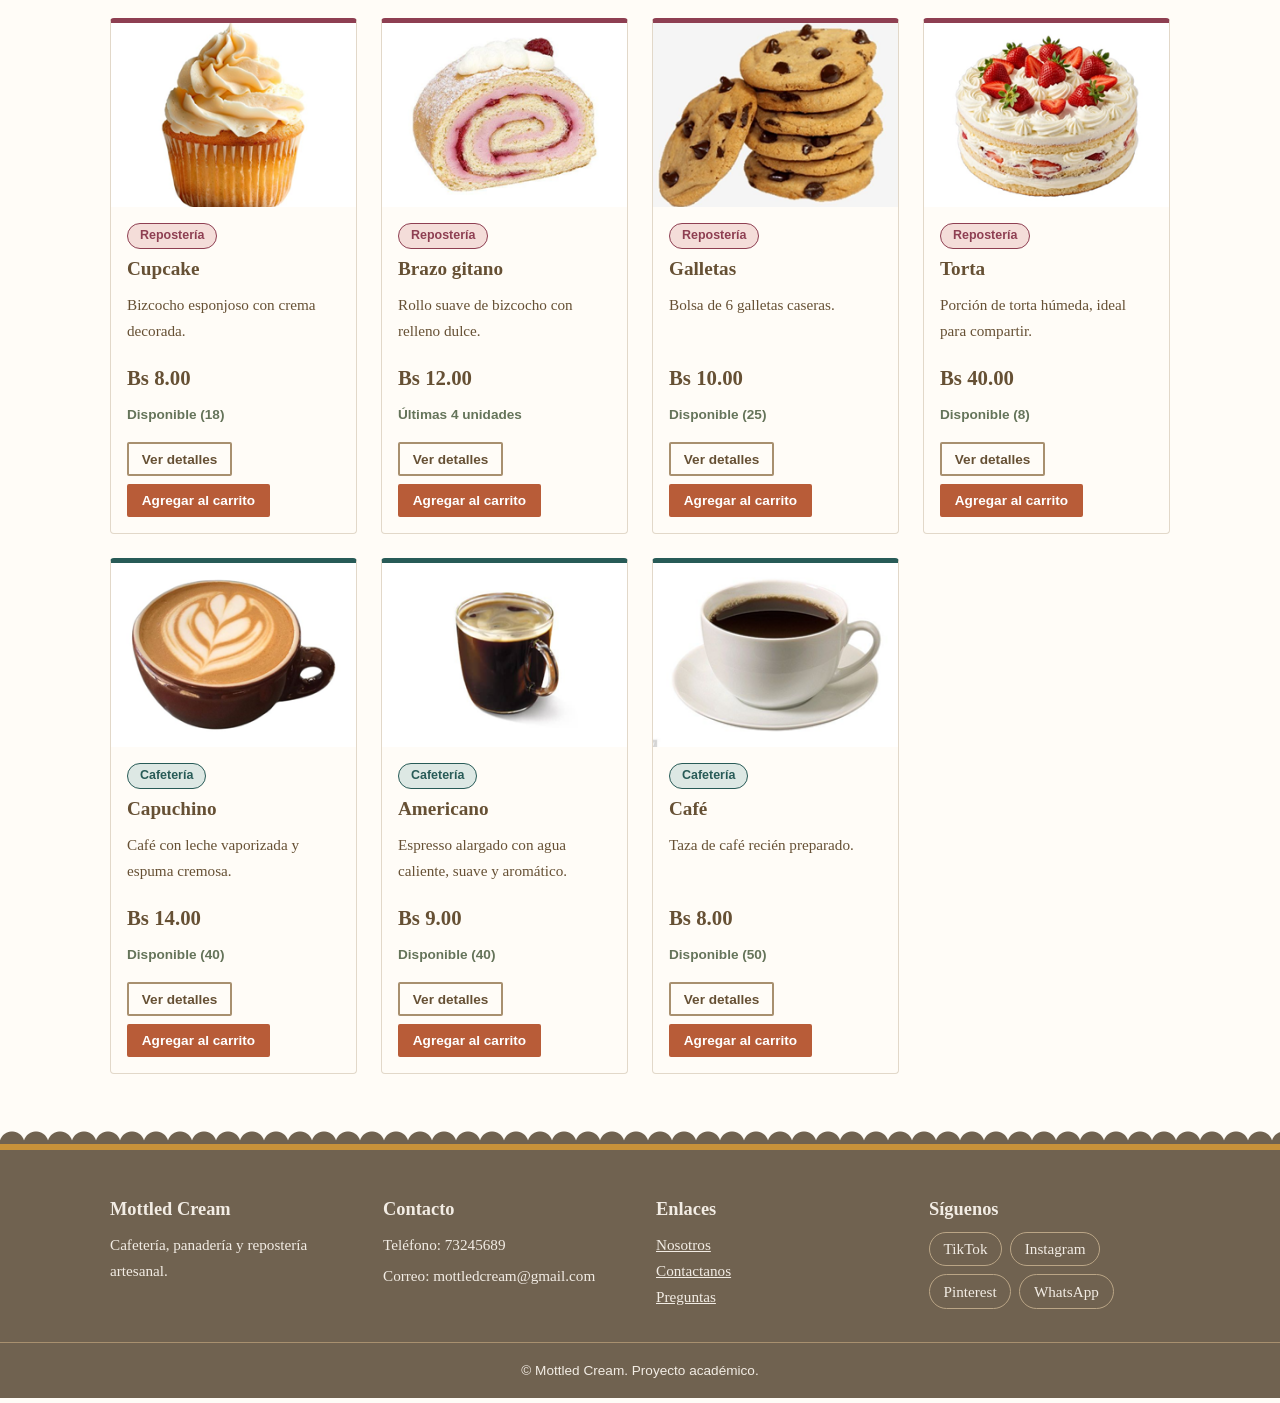
<file: productos.html>
<!DOCTYPE html>
<html lang="es">
<head>
  <meta charset="UTF-8">
  <meta name="viewport" content="width=device-width, initial-scale=1">
  <title>Catálogo | Mottled Cream</title>
  <link rel="icon" type="image/svg+xml" href="img/logo.svg">
  <meta name="description" content="Catálogo de panadería, repostería y café de Mottled Cream.">
  <link rel="stylesheet" href="css/estilos.css">
</head>
<body>
  <a class="saltar" href="#contenido">Saltar al contenido</a>
  <header class="encabezado">
    <div class="contenedor encabezado-interior">
      <!-- Para usar el logotipo original, reemplaza el archivo img/logo.png por el tuyo (mismo nombre) -->
      <a class="marca" href="index.html">
        <img class="marca-logo" src="img/logo.svg" alt="" width="48" height="48">
        <span class="marca-nombre">Mottled Cream</span>
      </a>
      <button type="button" id="boton-menu" class="boton-menu" aria-expanded="false" aria-controls="menu-principal">Menú</button>
      <nav id="menu-principal" class="menu" aria-label="Navegación principal">
        <a href="index.html">Inicio</a>
        <a href="productos.html" aria-current="page">Catálogo</a>
        <a href="nosotros.html">Nosotros</a>
        <a href="contacto.html">Contacto</a>
        <a href="faq.html">Consultas</a>
        <a href="carrito.html" class="enlace-carrito">Carrito (<span id="contador-carrito">0</span>)</a>
        <a href="dashboard.html" class="enlace-candado" aria-label="Acceso para propietarios" title="Acceso para propietarios"><svg class="icono" viewBox="0 0 24 24" width="18" height="18" aria-hidden="true"><rect x="3" y="11" width="18" height="11" rx="2" ry="2"/><path d="M7 11V7a5 5 0 0 1 10 0v4"/></svg><span class="candado-texto">Propietarios</span></a>
      </nav>
    </div>
  </header>

  <main id="contenido" class="contenedor seccion">
    <h1 class="titulo-seccion"><span class="etiqueta" aria-hidden="true">Nuestro menú</span>Catálogo</h1>
    <p class="introduccion">Busca por nombre, filtra por categoría u ordena por precio.</p>

    <form class="filtros" role="search">
      <h2 class="filtros-titulo">Encuentra tu antojo</h2>
      <div class="campo">
        <label for="busqueda">Buscar producto</label>
        <input type="search" id="busqueda" placeholder="Por ejemplo: croissant">
      </div>
      <div class="campo">
        <label for="filtro-categoria">Categoría</label>
        <select id="filtro-categoria"><option value="todas">Todas</option></select>
      </div>
      <div class="campo">
        <label for="orden-precio">Ordenar por precio</label>
        <select id="orden-precio">
          <option value="ninguno">Sin ordenar</option>
          <option value="menor">De menor a mayor</option>
          <option value="mayor">De mayor a menor</option>
        </select>
      </div>
      <label class="casilla"><input type="checkbox" id="solo-disponibles"> Mostrar solo disponibles</label>
    </form>

    <p id="cantidad-resultados" class="resultados" aria-live="polite"></p>
    <div id="lista-productos" class="rejilla-productos"><p class="mensaje-estado">Cargando productos…</p></div>

    <dialog id="detalle-producto" class="detalle" aria-label="Detalle del producto"></dialog>
  </main>

  <footer class="pie">
    <div class="contenedor pie-interior">
      <div>
        <h2>Mottled Cream</h2>
        <p>Cafetería, panadería y repostería artesanal.</p>
      </div>
      <div>
        <h2>Contacto</h2>
        <p>Teléfono: 73245689</p>
        <p>Correo: mottledcream@gmail.com</p>
      </div>
      <div>
        <h2>Enlaces</h2>
        <ul class="pie-enlaces">
          <li><a href="nosotros.html">Nosotros</a></li>
          <li><a href="contacto.html">Contactanos</a></li>
          <li><a href="faq.html">Preguntas</a></li>
        </ul>
      </div>
      <div>
        <h2>Síguenos</h2>
        <ul class="pie-enlaces redes">
          <li><a href="https://www.tiktok.com/@mottledcream?_r=1&_t=ZS-9BWLU7Tmm4C" target="_blank" rel="noopener">TikTok</a></li>
          <li><a href="https://www.instagram.com/mottledcream/" target="_blank" rel="noopener">Instagram</a></li>
          <li><a href="https://www.pinterest.com/" target="_blank" rel="noopener">Pinterest</a></li>
          <li><a href="https://www.whatsapp.com/" target="_blank" rel="noopener">WhatsApp</a></li>
        </ul>
      </div>
    </div>
    <p class="pie-derechos">© Mottled Cream. Proyecto académico.</p>
  </footer>
  <script src="js/app.js"></script>
  <script src="js/productos.js"></script>
</body>
</html>
</file>
<file: css/estilos.css>
:root {
  /* Paleta principal */
  --crema: #F2ECE4;
  --moca: #706250;
  --cafe-claro: #A8906F;
  --beige: #BAA586;
  --cafe-oscuro: #665034;
  /* Complementarios */
  --terracota: #B85C38;
  --terracota-oscuro: #9A4A2B;
  --salvia: #65745A;
  --petroleo: #285B57;
  --blanco-calido: #FFFCF7;
  /* Tonos nuevos: rosa palo, frambuesa y miel */
  --rosa: #EBCFC6;
  --frambuesa: #8E3F52;
  --miel: #C8923A;
  --linea: #E2D8C9;

  --fuente-titulos: Georgia, "Times New Roman", serif;
  --fuente-texto: Georgia, "Times New Roman", serif;
  --fuente-interfaz: "Segoe UI", Arial, Helvetica, sans-serif;

  /* Color de la categoría (cambia con las clases .cat-...) */
  --tono: var(--cafe-claro);
  --tono-suave: var(--crema);
  --tono-texto: var(--moca);
}

.cat-panaderia { --tono: #C8923A; --tono-suave: #F6E7C8; --tono-texto: #8A5E14; }
.cat-reposteria { --tono: #8E3F52; --tono-suave: #F4DDD9; --tono-texto: #8E3F52; }
.cat-cafeteria { --tono: #285B57; --tono-suave: #DDE8E4; --tono-texto: #285B57; }

/* ---------- Base ---------- */
* { 
  box-sizing: border-box; 
}

[hidden] { 
  display: none !important; 
}

body {
  margin: 0;
  font-family: var(--fuente-texto);
  font-size: 1.05rem;
  line-height: 1.7;
  color: var(--cafe-oscuro);
  background: var(--blanco-calido);
}

img { max-width: 100%; height: auto; display: block; }

h1, h2, h3 { font-family: var(--fuente-titulos); line-height: 1.2; margin: 0 0 0.75rem; }
h1 { font-size: clamp(2.4rem, 5vw, 3.5rem); }
h2 { font-size: clamp(1.7rem, 3.2vw, 2.3rem); }
h3 { font-size: 1.2rem; }
p { margin: 0 0 1rem; }
a { color: var(--petroleo); }

:focus-visible { outline: 3px solid var(--petroleo); outline-offset: 3px; }

.contenedor { width: 100%; max-width: 1100px; margin: 0 auto; padding: 0 1.25rem; }
.estrecho { max-width: 800px; }
.centrado { text-align: center; margin-top: 2rem; }
.introduccion { max-width: 60ch; color: var(--moca); }

.saltar { position: absolute; left: -999px; top: 0; background: var(--cafe-oscuro); color: var(--crema); padding: 0.5rem 1rem; z-index: 100; }
.saltar:focus { left: 0; }

/* Adorno bajo los títulos: una rayita de tres colores que se dibuja sola */
.titulo-seccion::after {
  content: ""; display: block; height: 4px; width: 0; margin-top: 0.6rem;
  background: linear-gradient(90deg, var(--terracota) 0 34%, var(--miel) 34% 67%, var(--salvia) 67%);
  transition: width 0.9s ease 0.3s;
}
.visible .titulo-seccion::after, .titulo-seccion.visible::after { width: 90px; }

/* ---------- Encabezado y menú ---------- */
.encabezado { background: var(--blanco-calido); position: sticky; top: 0; z-index: 20; }
.encabezado-interior { display: flex; align-items: center; justify-content: space-between; gap: 1rem; padding-top: 0.6rem; padding-bottom: 0.6rem; }

.marca { display: flex; align-items: center; gap: 0.7rem; text-decoration: none; color: var(--cafe-oscuro); }
.marca-logo { width: 48px; height: 48px; object-fit: contain; transition: transform 0.5s; }
.marca:hover .marca-logo { transform: rotate(-10deg) scale(1.1); }
.marca-nombre { font-family: var(--fuente-titulos); font-size: 1.4rem; }

.menu { display: flex; align-items: center; gap: 1.4rem; font-family: var(--fuente-interfaz); font-size: 0.95rem; }
.menu a {
  color: var(--cafe-oscuro); text-decoration: none; padding: 0.3rem 0;
  background: linear-gradient(var(--terracota), var(--terracota)) 0 100% / 0 2px no-repeat;
  transition: background-size 0.3s, color 0.2s;
}
.menu a:hover { background-size: 100% 2px; color: var(--terracota-oscuro); }
.menu a[aria-current="page"] { background-size: 100% 2px; }
.enlace-carrito { font-weight: 600; }

#contador-carrito { display: inline-block; }
#contador-carrito.salto { animation: salto 0.5s; }

.boton-menu { display: none; font-family: var(--fuente-interfaz); font-size: 0.95rem; background: none; border: 1px solid var(--cafe-claro); color: var(--cafe-oscuro); padding: 0.45rem 0.9rem; border-radius: 2px; cursor: pointer; }

/* ---------- Botones ---------- */
.boton {
  position: relative; overflow: hidden; display: inline-block;
  font-family: var(--fuente-interfaz); font-size: 0.95rem; font-weight: 600; text-align: center;
  background: var(--terracota); color: #fff; border: 2px solid var(--terracota);
  padding: 0.6rem 1.2rem; border-radius: 2px; text-decoration: none; cursor: pointer;
  transition: background 0.2s, color 0.2s, border-color 0.2s, transform 0.2s;
}
.boton:hover { background: var(--terracota-oscuro); border-color: var(--terracota-oscuro); transform: translateY(-2px); }
.boton:active { transform: translateY(0); }
.boton::after { content: ""; position: absolute; top: 0; left: -120%; width: 60%; height: 100%; background: linear-gradient(100deg, transparent, rgba(255, 255, 255, 0.4), transparent); transform: skewX(-20deg); transition: left 0.6s; }
.boton:hover::after { left: 140%; }
.boton-secundario { background: transparent; color: var(--cafe-oscuro); border-color: var(--cafe-claro); }
.boton-secundario:hover { background: var(--crema); border-color: var(--cafe-oscuro); color: var(--cafe-oscuro); }
.boton:disabled { background: var(--linea); border-color: var(--linea); color: var(--moca); cursor: not-allowed; transform: none; }
.boton:disabled::after { display: none; }
.boton.agregado { animation: destello 0.7s; }
.boton-texto { font-family: var(--fuente-interfaz); font-size: 0.9rem; background: none; border: none; color: var(--petroleo); text-decoration: underline; cursor: pointer; padding: 0.4rem 0; }
.boton-texto:hover { color: var(--terracota); }

/* ---------- Inicio ---------- */
.hero { overflow: hidden; background: var(--crema); }
.hero img { width: 100%; height: auto; animation: acercar 2.5s ease-out both; }

/* Cinta de productos que se desplaza */
.marquesina { overflow: hidden; background: var(--cafe-oscuro); color: var(--crema); border-top: 3px solid var(--miel); border-bottom: 3px solid var(--miel); }
.marquesina-pista { display: flex; width: max-content; animation: marquesina 45s linear infinite; }
.marquesina:hover .marquesina-pista { animation-play-state: paused; }
.marquesina-grupo { display: flex; align-items: center; gap: 1.5rem; padding: 0.7rem 0.75rem; font-family: var(--fuente-titulos); font-style: italic; font-size: 1.1rem; white-space: nowrap; }
.estrella { color: var(--miel); font-style: normal; }

/* Bienvenida con confeti flotante */
.bienvenida { position: relative; overflow: hidden; padding: 4.5rem 0; background-color: var(--blanco-calido); background-image: radial-gradient(var(--linea) 1.5px, transparent 1.5px); background-size: 22px 22px; }
.presentacion { position: relative; display: grid; grid-template-columns: 1fr 1.3fr; gap: 3rem; align-items: start; }
.botones-inicio { display: flex; flex-wrap: wrap; gap: 0.8rem; margin-top: 1.5rem; }

.confites span { position: absolute; display: block; border-radius: 50%; opacity: 0.6; animation: flotar var(--duracion, 7s) ease-in-out var(--demora, 0s) infinite alternate; }
.confites span:nth-child(1) { left: 5%; top: 14%; width: 16px; height: 16px; background: var(--rosa); }
.confites span:nth-child(2) { left: 14%; top: 72%; width: 11px; height: 11px; background: var(--miel); --duracion: 9s; --demora: -2s; }
.confites span:nth-child(3) { left: 38%; top: 8%; width: 30px; height: 10px; background: var(--salvia); border-radius: 10px; --giro: 30deg; --duracion: 8s; }
.confites span:nth-child(4) { left: 52%; top: 82%; width: 14px; height: 14px; background: var(--frambuesa); --demora: -4s; }
.confites span:nth-child(5) { left: 70%; top: 10%; width: 28px; height: 9px; background: var(--terracota); border-radius: 9px; --giro: -35deg; --duracion: 10s; --demora: -1s; }
.confites span:nth-child(6) { left: 84%; top: 62%; width: 18px; height: 18px; background: var(--rosa); --duracion: 8s; --demora: -3s; }
.confites span:nth-child(7) { left: 93%; top: 20%; width: 12px; height: 12px; background: var(--petroleo); --duracion: 11s; }
.confites span:nth-child(8) { left: 28%; top: 88%; width: 26px; height: 9px; background: var(--miel); border-radius: 9px; --giro: 55deg; --duracion: 9s; --demora: -5s; }

.seccion { padding-top: 3.5rem; padding-bottom: 3.5rem; }
.seccion-crema { background: var(--crema); }

/* Borde festoneado (como el de un mantel de repostería) */
.festoneado { position: relative; }
.festoneado::before { content: ""; position: absolute; left: 0; right: 0; top: -12px; height: 12px; background: radial-gradient(circle at 12px 12px, var(--crema) 12px, transparent 13px) 0 0 / 24px 12px repeat-x; }

.categorias { display: grid; grid-template-columns: repeat(auto-fit, minmax(210px, 1fr)); gap: 1.2rem; margin-top: 1.5rem; }
.categoria {
  display: block; padding: 1.3rem 1.4rem; text-decoration: none; color: var(--cafe-oscuro);
  background: var(--tono-suave); border: 2px solid var(--tono); outline: 1px solid var(--tono); outline-offset: 4px;
  transition: transform 0.3s, background 0.3s;
}
.categoria:hover { transform: translateY(-5px); background: #fff; }
.categoria-icono { display: block; margin-bottom: 0.6rem; line-height: 0; color: var(--tono); }
.categoria:hover .categoria-icono { animation: menear 0.7s; }
.categoria strong { display: block; font-family: var(--fuente-titulos); font-size: 1.3rem; }
.categoria span:last-child { font-family: var(--fuente-interfaz); font-size: 0.85rem; color: var(--tono-texto); }

/* ---------- Productos ---------- */
.rejilla-productos { display: grid; grid-template-columns: repeat(auto-fill, minmax(240px, 1fr)); gap: 1.5rem; margin-top: 1.5rem; }
.producto { display: flex; flex-direction: column; background: var(--blanco-calido); border: 1px solid var(--linea); border-top: 5px solid var(--tono); border-radius: 4px; overflow: hidden; transition: transform 0.3s, border-color 0.3s; }
.producto:hover { transform: translateY(-5px); border-color: var(--tono); }
.producto-foto { 
  overflow: hidden; 
}
.producto-foto img { 
  width: 100%; 
  aspect-ratio: 4 / 3; 
  object-fit: cover; 
  transition: transform 0.6s;
 }
.producto:hover .producto-foto img {
   transform: scale(1.08); 
  }
.producto.agotado .producto-foto img {
   opacity: 0.55; 
  }
.producto-info { 
  display: flex; 
  flex-direction: column; 
  flex: 1;
  padding: 1rem;
 }

.producto-info p { 
  font-size: 0.95rem;
  margin-bottom: 0.5rem; }
.producto-categoria { align-self: flex-start; padding: 0.1rem 0.75rem; font-family: var(--fuente-interfaz); font-size: 0.78rem !important; font-weight: 600; color: var(--tono-texto); background: var(--tono-suave); border: 1px solid var(--tono); border-radius: 20px; margin-bottom: 0.5rem !important; }
.producto-precio { font-family: var(--fuente-titulos); font-size: 1.3rem !important; font-weight: bold; margin-top: auto; padding-top: 0.5rem; }
.producto-estado { font-family: var(--fuente-interfaz); font-size: 0.85rem !important; font-weight: 600; }
.estado-disponible { color: var(--salvia); }
.estado-agotado { color: var(--terracota-oscuro); }
.producto-botones { display: flex; flex-wrap: wrap; gap: 0.5rem; margin-top: 0.5rem; }
.producto-botones .boton { padding: 0.45rem 0.8rem; font-size: 0.85rem; }

.mensaje-estado { grid-column: 1 / -1; padding: 1.5rem; background: var(--crema); border-left: 4px solid var(--beige); font-family: var(--fuente-interfaz); }

/* ---------- Catálogo: filtros ---------- */
.filtros { position: relative; display: grid; grid-template-columns: repeat(auto-fit, minmax(210px, 1fr)); gap: 1.2rem; align-items: end; margin-top: 1.5rem; padding: 1.6rem 1.4rem 1.4rem; background: var(--crema); border: 2px solid var(--cafe-claro); outline: 1px dashed var(--cafe-claro); outline-offset: 5px; }
.filtros-titulo { grid-column: 1 / -1; margin: 0; font-size: 1.4rem; }
.campo label { display: block; margin-bottom: 0.4rem; font-family: var(--fuente-interfaz); font-size: 0.85rem; font-weight: 600; letter-spacing: 0.03em; }

/* Campos de texto, búsqueda y selectores con apariencia propia */
input[type="text"], input[type="email"], input[type="tel"], input[type="search"], input[type="number"], input[type="password"], select, textarea {
  width: 100%; padding: 0.7rem 0.9rem; font-family: var(--fuente-interfaz); font-size: 1rem;
  color: var(--cafe-oscuro); background-color: var(--blanco-calido); border: 2px solid var(--cafe-claro); border-radius: 2px;
  box-shadow: 3px 3px 0 var(--rosa);
  transition: border-color 0.2s, box-shadow 0.2s, background-color 0.2s;
}
:is(input[type="text"], input[type="email"], input[type="tel"], input[type="search"], input[type="number"], input[type="password"], select, textarea):hover { border-color: var(--terracota); box-shadow: 3px 3px 0 var(--miel); }
:is(input[type="text"], input[type="email"], input[type="tel"], input[type="search"], input[type="number"], input[type="password"], select, textarea):focus { border-color: var(--petroleo); background-color: #fff; box-shadow: 3px 3px 0 var(--salvia); }
input:focus-visible, select:focus-visible, textarea:focus-visible { outline: 3px solid var(--petroleo); outline-offset: 2px; }

select { -webkit-appearance: none; appearance: none; padding-right: 2.8rem; cursor: pointer; background-image: url("data:image/svg+xml,%3Csvg xmlns='http://www.w3.org/2000/svg' viewBox='0 0 14 14'%3E%3Cpath d='M2 4.5l5 5 5-5' fill='none' stroke='%23B85C38' stroke-width='2' stroke-linecap='round' stroke-linejoin='round'/%3E%3C/svg%3E"); background-repeat: no-repeat; background-position: right 0.9rem center; background-size: 14px; }
option { color: var(--cafe-oscuro); background: #fff; font-family: var(--fuente-interfaz); }

input[type="search"] { -webkit-appearance: none; appearance: none; padding-left: 2.8rem; background-image: url("data:image/svg+xml,%3Csvg xmlns='http://www.w3.org/2000/svg' viewBox='0 0 20 20'%3E%3Ccircle cx='8.5' cy='8.5' r='5.5' fill='none' stroke='%23A8906F' stroke-width='2'/%3E%3Cpath d='M13 13l5 5' stroke='%23A8906F' stroke-width='2' stroke-linecap='round'/%3E%3C/svg%3E"); background-repeat: no-repeat; background-position: 0.9rem center; background-size: 18px; }
input[type="search"]::-webkit-search-cancel-button { -webkit-appearance: none; }
::placeholder { color: var(--cafe-claro); opacity: 1; }

/* Interruptor para "solo disponibles" */
.casilla { display: flex; align-items: center; gap: 0.7rem; padding: 0.6rem 0; font-family: var(--fuente-interfaz); font-size: 0.9rem; font-weight: 600; cursor: pointer; }
.casilla input { -webkit-appearance: none; appearance: none; position: relative; flex-shrink: 0; width: 48px; height: 26px; margin: 0; background: var(--linea); border: 2px solid var(--cafe-claro); border-radius: 26px; cursor: pointer; transition: background 0.25s, border-color 0.25s; }
.casilla input::before { content: ""; position: absolute; top: 2px; left: 2px; width: 18px; height: 18px; border-radius: 50%; background: var(--cafe-oscuro); transition: transform 0.25s, background 0.25s; }
.casilla input:hover { border-color: var(--terracota); }
.casilla input:checked { background: var(--salvia); border-color: var(--salvia); }
.casilla input:checked::before { transform: translateX(22px); background: #fff; }
.resultados { margin: 1.5rem 0 0; font-family: var(--fuente-interfaz); font-size: 0.9rem; color: var(--moca); }

/* Ventana de detalles */
.detalle { width: min(760px, 92vw); padding: 0; border: 2px solid var(--cafe-claro); outline: 1px solid var(--cafe-claro); outline-offset: 5px; background: var(--blanco-calido); color: var(--cafe-oscuro); }
.detalle::backdrop { background: rgba(50, 38, 25, 0.6); animation: aparecer-suave 0.3s; }
.detalle[open] { display: grid; grid-template-columns: 1fr 1fr; animation: entrar 0.4s ease-out; }
.detalle img { width: 100%; height: 100%; object-fit: cover; }
.detalle-texto { padding: 1.5rem; }

/* ---------- Nosotros y contacto ---------- */
.dos-columnas { display: grid; grid-template-columns: 1fr 1fr; gap: 3rem; align-items: center; }
.dos-columnas.igual { align-items: start; }
.dos-columnas > img { box-shadow: 14px 14px 0 var(--rosa); }
.lista-simple { padding-left: 1.2rem; }
.lista-simple li { margin-bottom: 0.6rem; }
.lista-simple li::marker { color: var(--terracota); }
.contacto { align-items: start; }

.error { min-height: 1.3rem; margin: 0.2rem 0 0; font-family: var(--fuente-interfaz); font-size: 0.85rem; color: var(--terracota-oscuro); }
[aria-invalid="true"] { border-color: var(--terracota); border-width: 2px; }
.confirmacion { margin-top: 1rem; padding: 1rem; background: #E9EEE4; border-left: 4px solid var(--salvia); font-family: var(--fuente-interfaz); animation: entrar 0.5s ease-out; }
.datos-contacto { padding: 1.5rem; background: var(--crema); border-top: 5px solid var(--frambuesa); }
.datos-contacto h2 { font-size: 1.3rem; margin-top: 1rem; }
.datos-contacto h2:first-child { margin-top: 0; }

/* ---------- Carrito ---------- */
.carrito { display: grid; grid-template-columns: 1fr 320px; gap: 2rem; align-items: start; margin-top: 1.5rem; }
.carrito-lista { list-style: none; margin: 0; padding: 0; }
.carrito-fila { display: grid; grid-template-columns: 96px 1fr auto 110px auto; gap: 1rem; align-items: center; padding: 1rem 0; border-bottom: 1px solid var(--linea); transition: opacity 0.35s, transform 0.35s; }
.carrito-fila.saliendo { opacity: 0; transform: translateX(40px); }
.carrito-fila img { width: 96px; height: 72px; object-fit: cover; }
.carrito-nombre h3 { margin: 0; font-size: 1.05rem; }
.carrito-nombre p { margin: 0; font-size: 0.9rem; color: var(--moca); }
.carrito-subtotal { margin: 0; text-align: right; font-weight: bold; }
.cantidad { display: flex; align-items: center; gap: 0.6rem; font-family: var(--fuente-interfaz); }
.boton-cantidad { width: 2rem; height: 2rem; font-size: 1.1rem; background: var(--blanco-calido); color: var(--cafe-oscuro); border: 1px solid var(--cafe-claro); border-radius: 2px; cursor: pointer; transition: background 0.2s, transform 0.15s; }
.boton-cantidad:hover { background: var(--crema); }
.boton-cantidad:active { transform: scale(0.9); }
.carrito-resumen { padding: 1.5rem; background: var(--crema); border-top: 5px solid var(--terracota); animation: entrar 0.5s ease-out; }
.carrito-resumen .boton { width: 100%; margin-top: 1rem; }
.linea-resumen { display: flex; justify-content: space-between; margin-bottom: 0.5rem; }
.linea-resumen.total { font-weight: bold; font-size: 1.2rem; border-top: 1px solid var(--beige); padding-top: 0.7rem; }
.carrito-vacio { grid-column: 1 / -1; text-align: center; padding: 3rem 1rem; background: var(--crema); animation: entrar 0.5s ease-out; }

/* ---------- Preguntas frecuentes ---------- */
.faq-tema { margin-top: 2rem; }
.faq-tema h2 { font-size: 1.4rem; color: var(--frambuesa); }
details { border-bottom: 1px solid var(--linea); }
summary { cursor: pointer; padding: 0.9rem 0; font-weight: bold; list-style: none; transition: color 0.2s; }
summary::-webkit-details-marker { display: none; }
summary::after { content: "+"; float: right; font-size: 1.4rem; line-height: 1; color: var(--terracota); transition: transform 0.3s; }
details[open] summary::after { transform: rotate(135deg); }
summary:hover { color: var(--terracota-oscuro); }
details[open] p { animation: abrir 0.4s ease-out; }
details p { padding-bottom: 0.5rem; }

/* ---------- Avisos ---------- */
.aviso { position: fixed; left: 50%; bottom: 1.5rem; transform: translate(-50%, 20px); z-index: 50; max-width: 90vw; padding: 0.8rem 1.3rem; background: var(--cafe-oscuro); color: var(--crema); border-left: 5px solid var(--miel); font-family: var(--fuente-interfaz); font-size: 0.95rem; opacity: 0; pointer-events: none; transition: opacity 0.25s, transform 0.25s; }
.aviso.visible { opacity: 1; transform: translate(-50%, 0); }

/* ---------- Pie de página ---------- */
.pie { position: relative; margin-top: 14px; background: var(--moca); color: var(--crema); font-size: 0.95rem; border-top: 6px solid var(--miel); }
.pie a { color: var(--crema); }
.pie-interior { display: grid; grid-template-columns: repeat(auto-fit, minmax(220px, 1fr)); gap: 2rem; padding-top: 3rem; padding-bottom: 2rem; }
.pie h2 { font-size: 1.15rem; }
.pie p { margin-bottom: 0.3rem; }
.pie-enlaces { list-style: none; padding: 0; margin: 0; }
.pie-derechos { text-align: center; padding: 1rem; margin: 0; border-top: 1px solid var(--cafe-claro); font-family: var(--fuente-interfaz); font-size: 0.85rem; }

/* ---------- Maximalismo elegante: ornamentos ---------- */

/* Toldo de cafetería bajo el encabezado */
.encabezado::after {
  content: ""; position: absolute; left: 0; right: 0; top: 100%; height: 18px; pointer-events: none;
  background:
    radial-gradient(circle at 12px 0, var(--terracota) 12px, transparent 12.5px) 0 6px / 48px 12px repeat-x,
    radial-gradient(circle at 36px 0, var(--rosa) 12px, transparent 12.5px) 0 6px / 48px 12px repeat-x,
    repeating-linear-gradient(90deg, var(--terracota) 0 24px, var(--rosa) 24px 48px) 0 0 / 100% 6px no-repeat;
}
.marca-panel { margin-left: 0.4rem; padding: 0.1rem 0.8rem; font-family: var(--fuente-interfaz); font-size: 0.8rem; color: var(--frambuesa); border: 1px solid var(--frambuesa); border-radius: 20px; }

/* Etiqueta cursiva sobre los títulos */
.etiqueta { display: block; margin-bottom: 0.35rem; font-family: var(--fuente-texto); font-size: 1rem; font-style: italic; font-weight: normal; color: var(--frambuesa); }
.etiqueta::before, .etiqueta::after { content: "✦"; margin: 0 0.5rem; font-size: 0.8em; font-style: normal; color: var(--miel); }
.etiqueta::before { margin-left: 0; }

/* Separador con taza, grano de café y espiga */
.separador { display: flex; align-items: center; gap: 1.2rem; max-width: 560px; margin: 2.5rem auto 1.5rem; }
.separador::before, .separador::after { content: ""; flex: 1; height: 6px; border-top: 1px solid var(--beige); border-bottom: 1px solid var(--beige); }
.separador span { flex-shrink: 0; width: 160px; height: 28px; background: url("data:image/svg+xml,%3Csvg xmlns='http://www.w3.org/2000/svg' viewBox='0 0 160 28' fill='none' stroke-width='1.6' stroke-linecap='round' stroke-linejoin='round'%3E%3Cg stroke='%23B85C38'%3E%3Cpath d='M14 10h20v7a9 9 0 0 1-9 9h-2a9 9 0 0 1-9-9z'/%3E%3Cpath d='M34 12h3a4 4 0 0 1 0 8h-3'/%3E%3Cpath d='M20 2q3 2 0 4M27 2q3 2 0 4'/%3E%3C/g%3E%3Cg stroke='%23665034'%3E%3Cellipse cx='80' cy='14' rx='6.5' ry='11' transform='rotate(35 80 14)'/%3E%3Cpath d='M74.5 21.5q8-4 11-15'/%3E%3C/g%3E%3Cg stroke='%2365745A'%3E%3Cpath d='M125 26V5'/%3E%3Cpath d='M125 10q-7-1-8-7 6 0 8 7zM125 10q7-1 8-7-6 0-8 7zM125 18q-7-1-8-7 6 0 8 7zM125 18q7-1 8-7-6 0-8 7z'/%3E%3C/g%3E%3C/svg%3E") center / contain no-repeat; }
.seccion > .separador { margin-top: 0; }

/* Título centrado con filetes a los lados */
.subtitulo-panel { display: flex; align-items: center; gap: 1rem; margin: 0 0 1.4rem; font-size: 1.5rem; }
.subtitulo-panel::before, .subtitulo-panel::after { content: ""; flex: 1; height: 2px; background: linear-gradient(90deg, transparent, var(--beige)); }
.subtitulo-panel::after { transform: scaleX(-1); }

/* Contacto: datos y dirección */
.columna-datos { display: grid; gap: 2.2rem; }
.datos-contacto { outline: 1px solid var(--beige); outline-offset: 5px; }
.direccion { background: var(--blanco-calido); border: 2px solid var(--frambuesa); outline: 1px solid var(--frambuesa); outline-offset: 5px; }
.direccion-toldo { height: 26px; background: repeating-linear-gradient(90deg, var(--frambuesa) 0 20px, var(--rosa) 20px 40px); }
.direccion-cuerpo { padding: 1.5rem; text-align: center; }
.direccion-icono { margin: 0 auto 0.4rem; color: var(--frambuesa); }
.direccion h2 { font-size: 1.4rem; }
.direccion address { font-style: normal; text-align: left; }
.direccion address p { display: flex; justify-content: space-between; gap: 1rem; margin: 0; padding: 0.6rem 0; font-style: italic; color: var(--moca); border-bottom: 1px dashed var(--beige); }
.direccion address p:last-child { border-bottom: none; }
.direccion address span { font-family: var(--fuente-interfaz); font-size: 0.85rem; font-style: normal; font-weight: 600; color: var(--cafe-oscuro); }

/* Imagen de ubicación */
.direccion-imagen {
    margin-top: 1.5rem;
    padding-top: 1rem;
    border-top: 1px dashed var(--beige);
}

.direccion-imagen img {
    width: 100%;
    height: 160px;
    object-fit: cover;
    border: 3px solid var(--rosa);
    outline: 1px solid var(--frambuesa);
    outline-offset: 3px;
}

.direccion-imagen p {
    margin: 0.8rem 0 0;
    color: var(--frambuesa);
    font-size: 0.9rem;
    font-style: italic;
    text-align: center;
}




/* Pie: puntilla, redes y pie del panel */
.pie::before { 
  content: ""; 
  position: absolute;
  left: 0; right: 0; 
  top: -20px; 
  height: 14px; 
  background: radial-gradient(circle at 12px 14px, var(--moca) 12px, transparent 13px) 0 0 / 24px 14px repeat-x;
 }
.redes { 
  display: flex; 
  flex-wrap: wrap;
  gap: 0.5rem; 
}
.redes a { 
  display: inline-block; 
  padding: 0.2rem 0.85rem; 
  text-decoration: none; 
  border: 1px solid var(--beige); 
  border-radius: 20px; 
  transition: background 0.2s, color 0.2s; }

.redes a:hover { 
  background: var(--crema); 
  color: var(--cafe-oscuro); 
}

.pie-panel { 
  margin-top: 3rem; 
  padding: 1.2rem; 
  text-align: center; 
  color: var(--crema); 
  background: var(--moca); 
  border-top: 6px solid var(--miel); 
  font-family: var(--fuente-interfaz); 
  font-size: 0.9rem; 
}

.pie-panel p { margin: 0; }

/* Detalles pequeños */
.faq-tema h2::before { content: "✦ "; color: var(--miel); }
.carrito-vacio::before { content: ""; display: block; width: 56px; height: 56px; margin: 0 auto 0.8rem; background: url("data:image/svg+xml,%3Csvg xmlns='http://www.w3.org/2000/svg' viewBox='0 0 24 24' fill='none' stroke='%23B85C38' stroke-width='1.5' stroke-linecap='round' stroke-linejoin='round'%3E%3Ccircle cx='9' cy='21' r='1'/%3E%3Ccircle cx='20' cy='21' r='1'/%3E%3Cpath d='M1 1h4l2.68 13.39a2 2 0 0 0 2 1.61h9.72a2 2 0 0 0 2-1.61L23 6H6'/%3E%3C/svg%3E") center / contain no-repeat; }

/* Iconos en línea (SVG) y candado del menú */
.icono { fill: none; stroke: currentColor; stroke-width: 2; stroke-linecap: round; stroke-linejoin: round; }
.enlace-candado { display: inline-flex; align-items: center; gap: 0.4rem; }
.enlace-candado .icono { color: var(--terracota); }
.candado-texto { display: none; }

/* Acceso al panel de propietarios */
.acceso { max-width: 440px; margin: 4rem auto; padding: 2rem 1.8rem; text-align: center; background: var(--blanco-calido); border: 2px solid var(--frambuesa); outline: 1px solid var(--frambuesa); outline-offset: 5px; }
.acceso h1 { font-size: 1.8rem; }
.acceso form { text-align: left; }
.acceso .boton { width: 100%; }
.acceso-candado { display: grid; place-items: center; width: 72px; height: 72px; margin: 0 auto 1rem; color: var(--frambuesa); border: 2px dashed var(--frambuesa); border-radius: 50%; }
.acciones-panel { display: flex; flex-wrap: wrap; gap: 0.6rem; }

/* ---------- Animaciones ---------- */
@keyframes aparecer { from { opacity: 0; transform: translateY(26px); } to { opacity: 1; transform: none; } }
@keyframes aparecer-suave { from { opacity: 0; } to { opacity: 1; } }
@keyframes entrar { from { opacity: 0; transform: translateY(14px) scale(0.97); } to { opacity: 1; transform: none; } }
@keyframes abrir { from { opacity: 0; transform: translateY(-6px); } to { opacity: 1; transform: none; } }
@keyframes acercar { from { transform: scale(1.07); } to { transform: scale(1); } }
@keyframes marquesina { from { transform: translateX(0); } to { transform: translateX(-50%); } }
@keyframes flotar { from { transform: translateY(0) rotate(var(--giro, 0deg)); } to { transform: translateY(-24px) rotate(calc(var(--giro, 0deg) + 25deg)); } }
@keyframes salto { 0%, 100% { transform: scale(1); } 40% { transform: scale(1.6); color: var(--terracota); } }
@keyframes menear { 0%, 100% { transform: rotate(0); } 25% { transform: rotate(-12deg) scale(1.15); } 75% { transform: rotate(12deg) scale(1.15); } }
@keyframes destello { 0% { box-shadow: 0 0 0 0 rgba(184, 92, 56, 0.6); } 100% { box-shadow: 0 0 0 14px rgba(184, 92, 56, 0); } }

/* Aparición al hacer scroll: solo si la persona no pidió menos movimiento */
@media (prefers-reduced-motion: no-preference) {
  .revelar { opacity: 0; }
  .revelar.visible { opacity: 1; animation: aparecer 0.8s ease-out backwards; animation-delay: var(--retraso, 0ms); }
}

@media (prefers-reduced-motion: reduce) {
  *, *::before, *::after { animation: none !important; transition: none !important; }
  .marquesina { overflow-x: auto; }
}

/* ---------- Diseño adaptable ---------- */
@media (max-width: 900px) {
  .presentacion, .dos-columnas, .carrito { grid-template-columns: 1fr; gap: 1.5rem; }
  .carrito-fila { grid-template-columns: 80px 1fr auto; }
  .carrito-fila img { width: 80px; height: 60px; }
  .carrito-subtotal { text-align: left; }
}

@media (max-width: 720px) {
  .boton-menu { display: block; }
  .menu { display: none; position: absolute; top: 100%; left: 0; right: 0; flex-direction: column; align-items: stretch; gap: 0; background: var(--blanco-calido); border-bottom: 1px solid var(--linea); padding: 0.5rem 1.25rem 1rem; z-index: 2; }
  .menu.abierto { display: flex; animation: abrir 0.3s ease-out; }
  .menu a { padding: 0.7rem 0; }
  .candado-texto { display: inline; }
  .detalle[open] { grid-template-columns: 1fr; }
  .detalle img { height: 220px; }
  .seccion { padding-top: 2.5rem; padding-bottom: 2.5rem; }
  .bienvenida { padding: 3rem 0; }
}
</file>
<file: css/admin.css>
/* admin.css — estilos del panel de estadísticas (se usa junto con estilos.css) */

.panel-controles { display: flex; flex-wrap: wrap; gap: 1rem; align-items: end; margin: 1.5rem 0 2rem; }
.panel-controles input { width: 130px; }

/* Indicadores: tarjetas con marco doble, icono y color propio */
.indicadores { display: grid; grid-template-columns: repeat(3, 1fr); gap: 1.6rem; margin-bottom: 1rem; }
.indicador { --acento: var(--salvia); position: relative; display: flex; align-items: center; gap: 1rem; padding: 1.3rem 1.4rem; background: var(--blanco-calido); border: 2px solid var(--acento); outline: 1px solid var(--acento); outline-offset: 4px; transition: transform 0.3s; }
.indicador::after { content: "✦"; position: absolute; top: 0.35rem; right: 0.6rem; font-size: 0.8rem; color: var(--acento); }
.indicador:hover { transform: translateY(-4px); }
.indicador:nth-child(2) { --acento: var(--miel); }
.indicador:nth-child(3) { --acento: var(--frambuesa); }
.indicador:nth-child(4) { --acento: var(--petroleo); }
.indicador:nth-child(5) { --acento: var(--moca); }
.indicador.alerta { --acento: var(--terracota); }
.indicador-icono { flex-shrink: 0; display: grid; place-items: center; width: 58px; height: 58px; color: var(--acento); background: var(--crema); background: color-mix(in srgb, var(--acento) 16%, white); border: 2px dashed var(--acento); border-radius: 50%; }
.indicador p { margin: 0; font-family: var(--fuente-interfaz); font-size: 0.9rem; color: var(--moca); }
.indicador strong { display: block; font-family: var(--fuente-titulos); font-size: 2.2rem; line-height: 1.1; }

/* Paneles */
.panel { padding: 1.4rem; background: var(--blanco-calido); border: 2px solid var(--beige); outline: 1px dashed var(--beige); outline-offset: 4px; }
.panel h2 { font-size: 1.25rem; margin-bottom: 1rem; }
.panel-ancho { margin-top: 1.8rem; }
.panel-alerta { border-color: var(--terracota); outline-color: var(--terracota); }

/* Tortas */
.tortas { display: grid; grid-template-columns: repeat(3, 1fr); gap: 1.6rem; }
.grafico-circular { display: flex; flex-direction: column; align-items: center; gap: 1.5rem; }
.torta { width: 190px; height: 190px; margin-top: 0.5rem; border-radius: 50%; box-shadow: 0 0 0 6px var(--crema), 0 0 0 7px var(--beige); flex-shrink: 0; }
.leyenda { list-style: none; margin: 0; padding: 0; width: 100%; font-family: var(--fuente-interfaz); font-size: 0.9rem; }
.leyenda li { display: grid; grid-template-columns: 14px 1fr auto 52px; gap: 0.6rem; align-items: center; padding: 0.45rem 0; border-bottom: 1px dotted var(--beige); }
.color-leyenda { width: 14px; height: 14px; border-radius: 3px; }
.leyenda-porcentaje { padding: 0.05rem 0.4rem; text-align: center; font-size: 0.8rem; font-weight: 600; background: var(--crema); border-radius: 20px; }

/* Barras */
.barra-fila { display: grid; grid-template-columns: 140px 1fr 34px; gap: 0.8rem; align-items: center; margin-bottom: 0.5rem; font-family: var(--fuente-interfaz); font-size: 0.9rem; }
.barra-fondo { height: 16px; background: var(--crema); }
.barra { width: 0; height: 100%; background: var(--tono); transition: width 0.9s ease-out; }
.barra-fila strong { text-align: right; }

/* Tablas estilo hoja de cálculo */
.tabla-contenedor { overflow-x: auto; }
table { width: 100%; border-collapse: collapse; font-family: var(--fuente-interfaz); font-size: 0.92rem; }
th, td { padding: 0.6rem 0.8rem; text-align: left; border: 1px solid var(--linea); }
thead th { color: var(--crema); font-weight: 600; background: var(--petroleo); }
.panel-alerta thead th { background: var(--terracota-oscuro); }
tbody tr:nth-child(even) { background: var(--crema); }
tbody tr { transition: background 0.2s; }
tbody tr:hover { background: #F6E7C8; }
tfoot td { color: var(--crema); font-weight: bold; background: var(--cafe-oscuro); }
.numero { text-align: right; }

.chip { display: inline-block; padding: 0.1rem 0.6rem; font-size: 0.8rem; font-weight: 600; color: #fff; border-radius: 20px; }
.chip-normal { background: var(--salvia); }
.chip-bajo { background: var(--terracota-oscuro); }
.chip-agotado { background: var(--moca); }
.chip-categoria { display: inline-block; padding: 0.1rem 0.7rem; font-size: 0.8rem; font-weight: 600; color: var(--tono-texto); background: var(--tono-suave); border: 1px solid var(--tono); border-radius: 20px; }

/* Medidor de existencias (tabla de stock bajo) */
.medidor { max-width: 180px; height: 10px; margin-bottom: 0.2rem; background: var(--crema); border: 1px solid var(--beige); }
.medidor-barra { height: 100%; background: var(--terracota); }
.medidor-texto { font-size: 0.8rem; color: var(--moca); }

@media (max-width: 900px) {
  .indicadores { grid-template-columns: repeat(2, 1fr); }
  .tortas { grid-template-columns: 1fr; }
}
@media (max-width: 520px) {
  .indicadores { grid-template-columns: 1fr; }
  .barra-fila { grid-template-columns: 100px 1fr 30px; }
}
</file>
